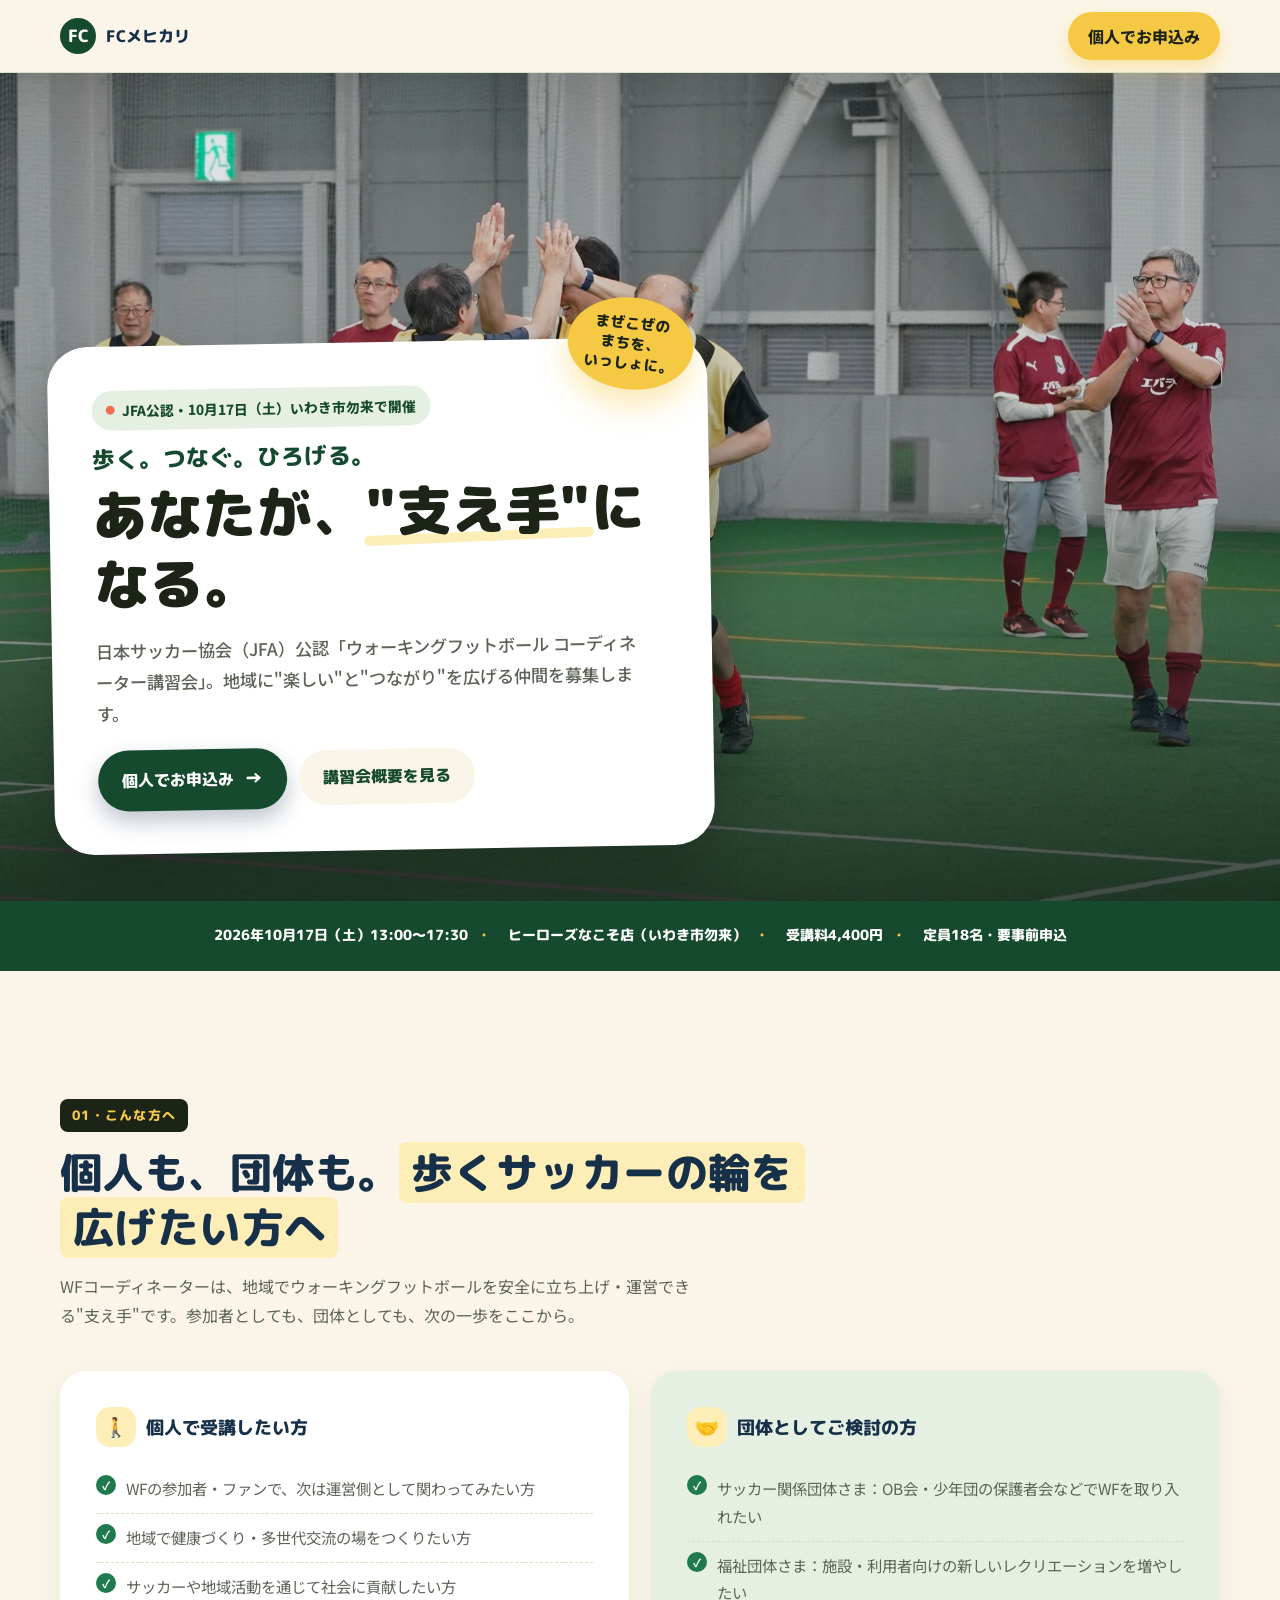
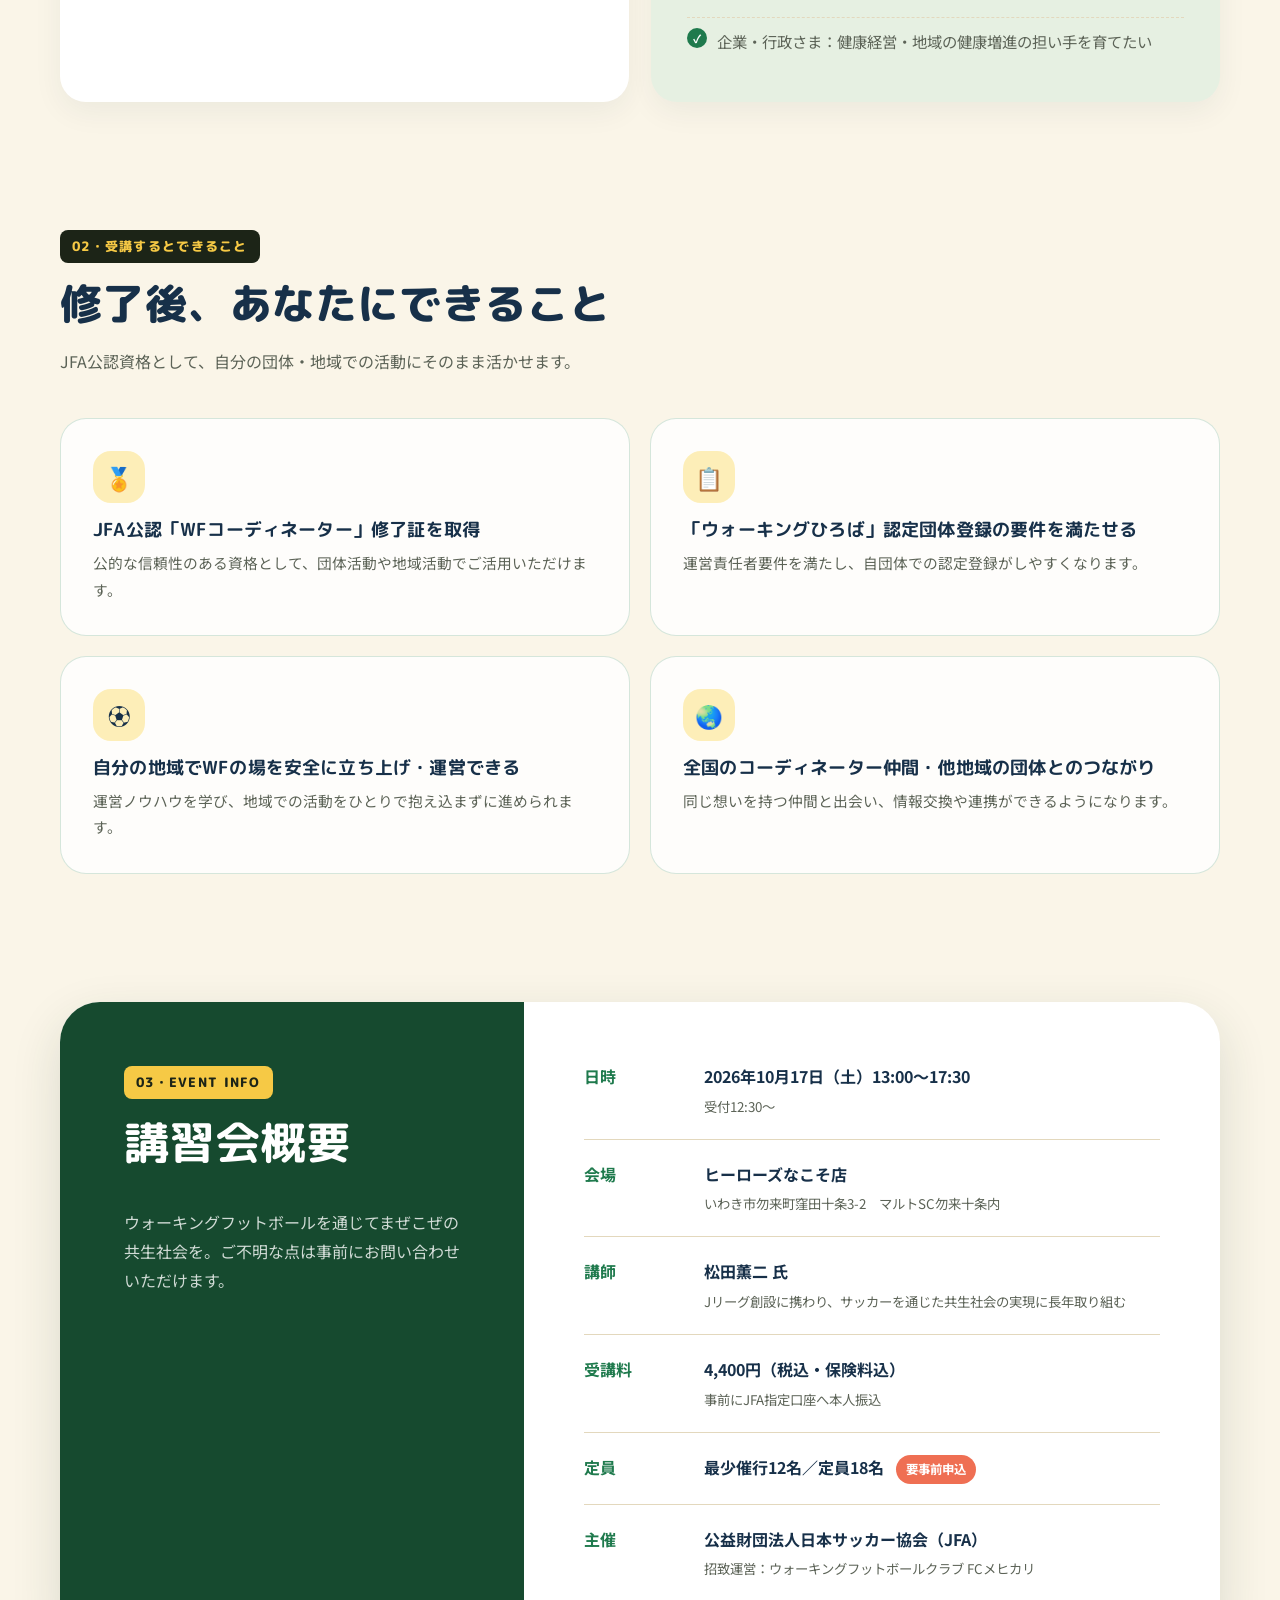
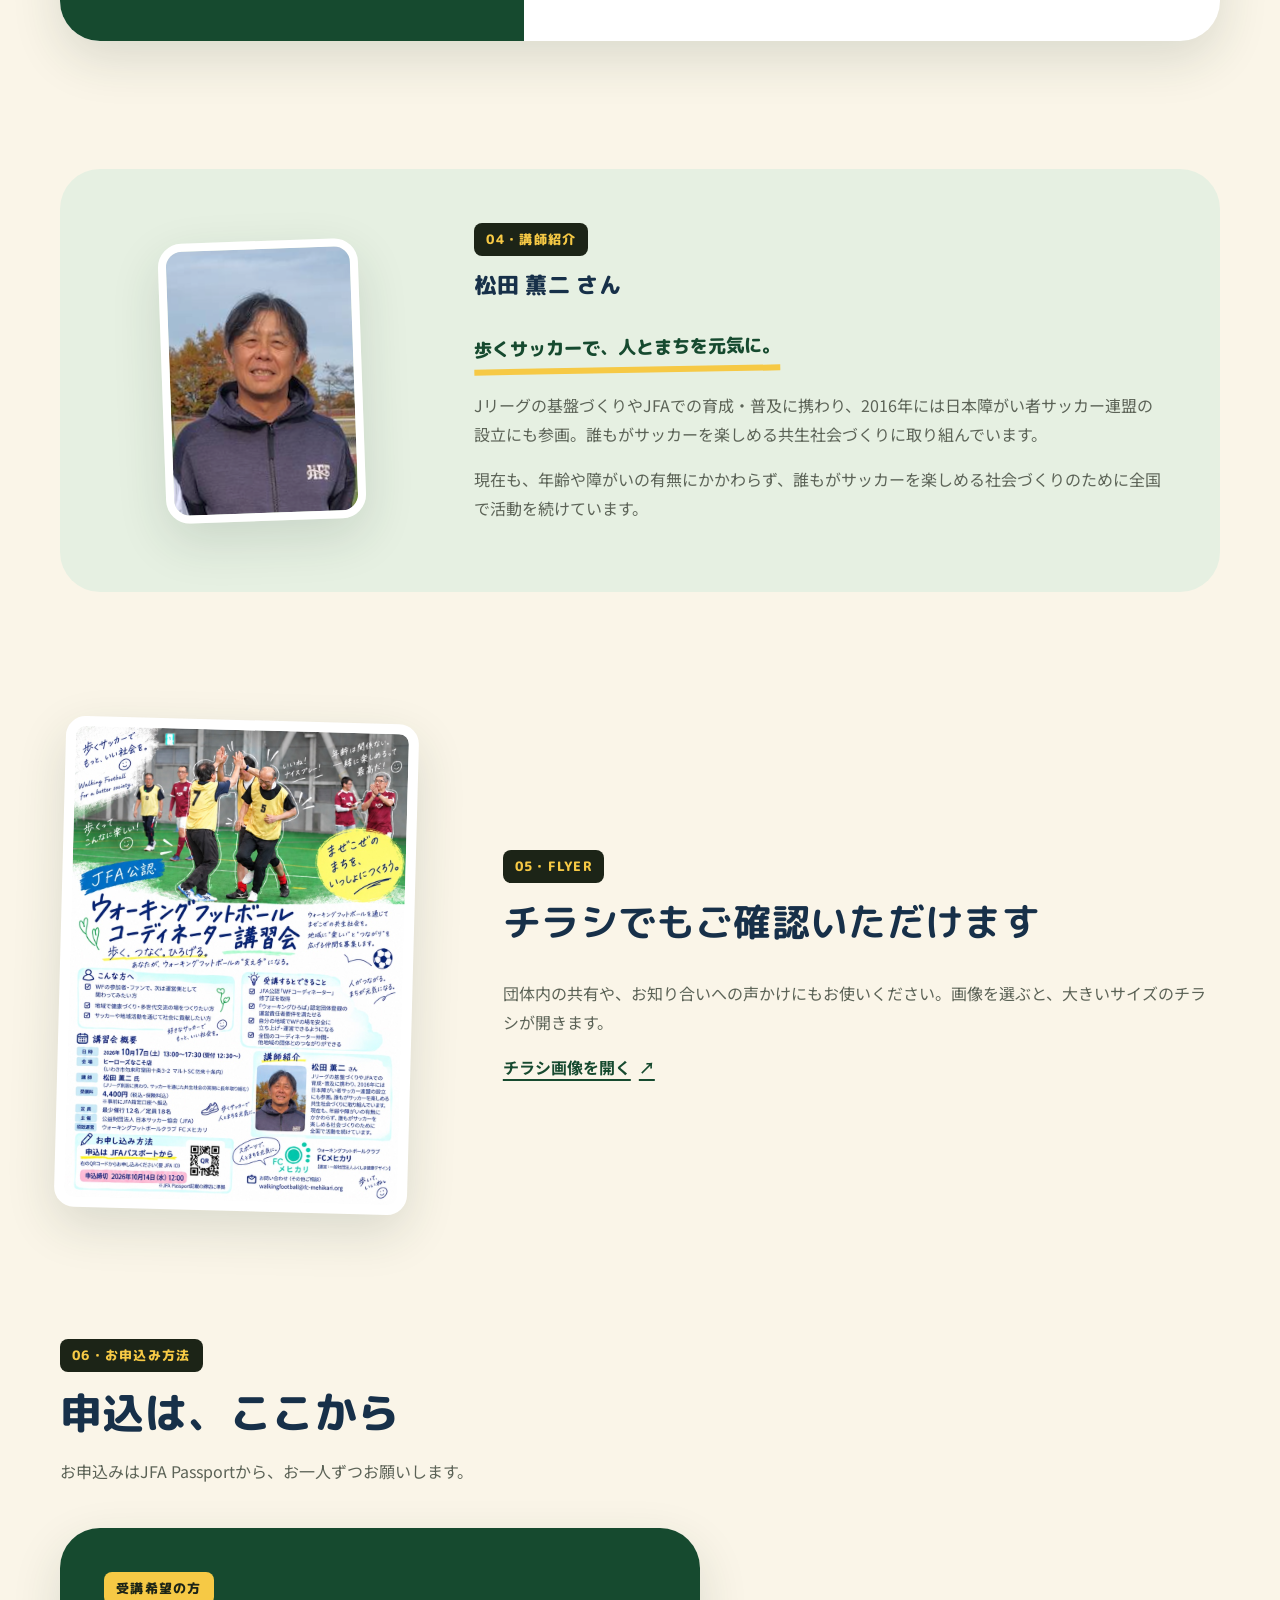
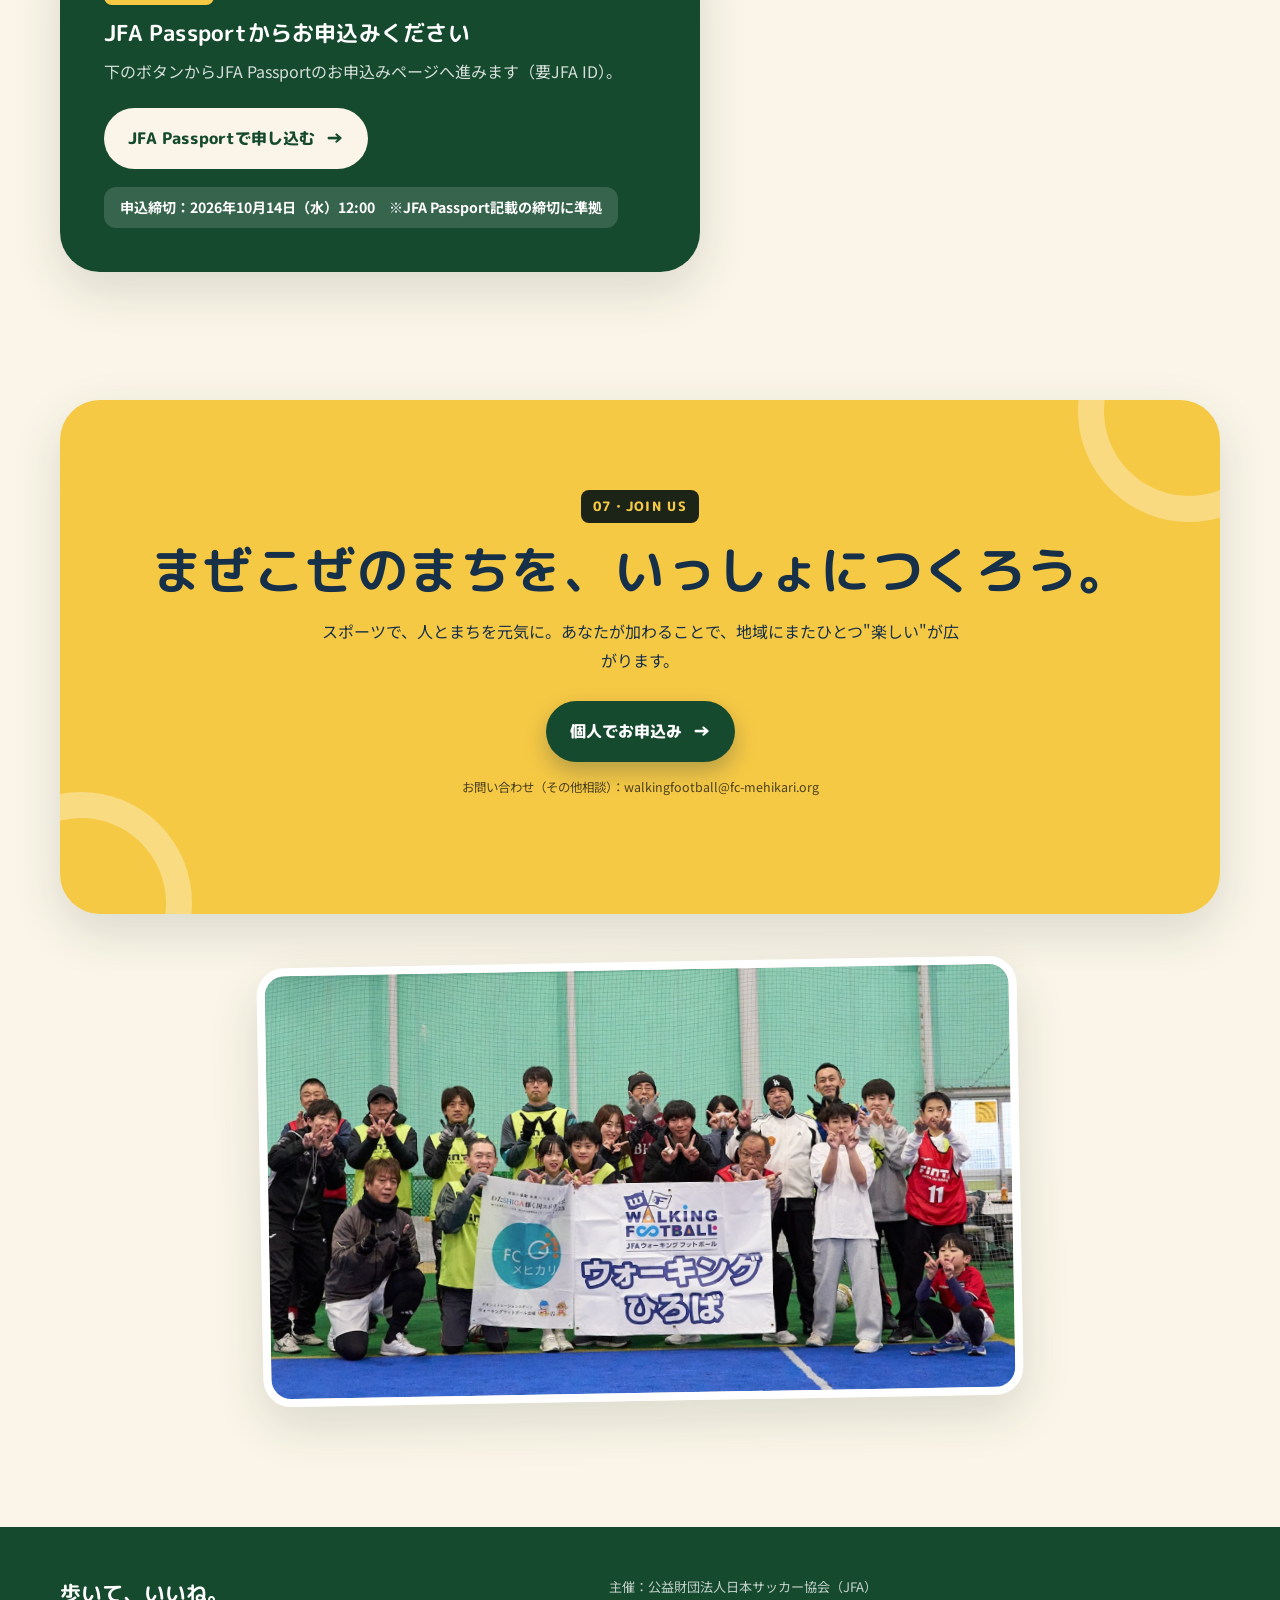
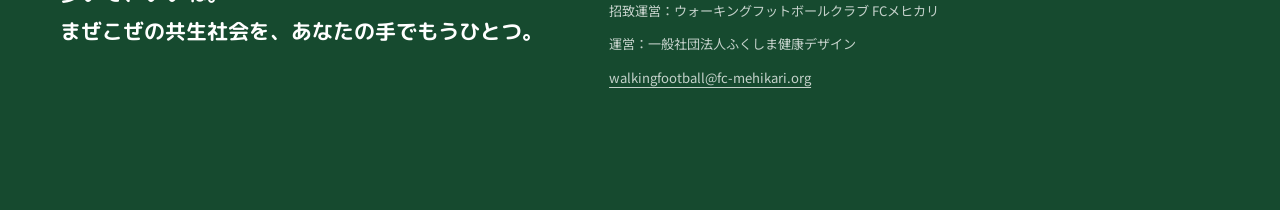
<file: events/coordinator/index.html>
<!doctype html>
<html lang="ja">
<head>
  <meta charset="utf-8">
  <!-- Google tag (gtag.js) -->
  <script async src="https://www.googletagmanager.com/gtag/js?id=G-ZJ914C4B0Y"></script>
  <script>
    window.dataLayer = window.dataLayer || [];
    function gtag(){dataLayer.push(arguments);}
    gtag('js', new Date());
    gtag('config', 'G-ZJ914C4B0Y');
  </script>
  <link rel="canonical" href="https://walking-football.fc-mehikari.org/events/coordinator/">
  <script src="../../analytics.js" defer></script>
  <meta name="viewport" content="width=device-width, initial-scale=1">
  <meta name="theme-color" content="#1f7a4d">
  <title>JFA公認 ウォーキングフットボール コーディネーター講習会</title>
  <meta name="description" content="2026年10月17日（土）いわき市勿来で開催。日本サッカー協会（JFA）公認「ウォーキングフットボール コーディネーター講習会」。あなたが、まぜこぜ共生社会の"支え手"になる。お申込みはJFA Passportから。">
  <meta property="og:title" content="JFA公認 ウォーキングフットボール コーディネーター講習会">
  <meta property="og:description" content="歩く。つなぐ。ひろげる。あなたが、ウォーキングフットボールの"支え手"になる。2026年10月17日（土）いわき市勿来で開催。">
  <meta property="og:url" content="https://walking-football.fc-mehikari.org/events/coordinator/">
  <meta property="og:image" content="https://walking-football.fc-mehikari.org/events/coordinator/assets/og-image.jpg">
  <meta property="og:type" content="website">
  <meta name="twitter:card" content="summary_large_image">
  <meta name="twitter:image" content="https://walking-football.fc-mehikari.org/events/coordinator/assets/og-image.jpg">
  <link rel="icon" href="/img/logo.png">
  <link rel="preconnect" href="https://fonts.googleapis.com">
  <link rel="preconnect" href="https://fonts.gstatic.com" crossorigin>
  <link href="https://fonts.googleapis.com/css2?family=M+PLUS+Rounded+1c:wght@500;700;800;900&family=Noto+Sans+JP:wght@400;500;700&display=swap" rel="stylesheet">
  <style>
    :root {
      --cream:#faf5e8;--paper:#fff;--pitch:#1f7a4d;--pitch-dark:#164a2f;--pitch-pale:#e6f0e2;
      --sun:#f6c945;--sun-soft:#fdeeb8;--navy:#173049;--ink:#1c2417;
      --coral:#ef6f53;--sky:#8fd3d8;--line:#e3d8bd;--muted:#5c6357;
      --shadow:0 18px 50px rgba(30,60,40,.14);--radius-lg:40px;--radius-md:26px;
      --font-heading:"M PLUS Rounded 1c","Noto Sans JP",sans-serif;
      --font-body:"Noto Sans JP",system-ui,sans-serif;--wrap:min(1160px,calc(100% - 40px));
    }
    *{box-sizing:border-box}html{scroll-behavior:smooth}body{margin:0;overflow-x:hidden;background:var(--cream);color:var(--navy);font-family:var(--font-body);line-height:1.8;-webkit-font-smoothing:antialiased}
    body::before{content:"";position:fixed;inset:0;z-index:-1;pointer-events:none;opacity:.4;background-image:radial-gradient(rgba(31,122,77,.14) .7px,transparent .7px);background-size:20px 20px}
    img{display:block;max-width:100%}a{color:inherit}button,a{-webkit-tap-highlight-color:transparent}:focus-visible{outline:3px solid var(--coral);outline-offset:4px}
    h1,h2,h3,p{margin-top:0}h1,h2,h3{font-family:var(--font-heading);line-height:1.3;letter-spacing:.01em}
    .skip-link{position:fixed;left:16px;top:12px;z-index:100;transform:translateY(-150%);padding:10px 16px;border-radius:999px;background:var(--navy);color:#fff}.skip-link:focus{transform:translateY(0)}

    .site-header{position:sticky;top:0;z-index:30;background:rgba(250,245,232,.92);border-bottom:1px solid rgba(31,122,77,.16);backdrop-filter:blur(14px)}
    .site-header__inner{width:var(--wrap);min-height:72px;margin:0 auto;display:flex;align-items:center;justify-content:space-between;gap:20px}
    .brand{display:inline-flex;align-items:center;gap:10px;font-family:var(--font-heading);font-weight:800;text-decoration:none}.brand__mark{display:grid;place-items:center;width:36px;height:36px;border-radius:50%;background:var(--pitch-dark);color:#fff;font-size:17px}
    .header-link{padding:10px 20px;border:0;border-radius:999px;background:var(--sun);color:var(--ink);font-weight:800;text-decoration:none;box-shadow:0 8px 18px rgba(246,201,69,.4);transition:transform .2s,box-shadow .2s}.header-link:hover{transform:translateY(-2px);box-shadow:0 12px 22px rgba(246,201,69,.48)}

    /* ===== Hero: photo + hand-drawn doodle accents, Zudo-style dense warmth ===== */
    .hero{position:relative;width:100%;min-height:calc(100svh - 72px);overflow:hidden;background:var(--ink)}
    .hero__media{position:absolute;inset:0}
    .hero__media img{position:absolute;inset:0;width:100%;height:100%;object-fit:cover;object-position:center 30%}
    .hero__scrim{position:absolute;inset:0;background:linear-gradient(180deg,rgba(15,30,20,.1) 0%,rgba(15,30,20,.2) 45%,rgba(12,26,18,.78) 100%)}
    .hero__inner{position:relative;z-index:1;display:flex;min-height:calc(100svh - 72px);align-items:flex-end;padding:clamp(20px,4vw,56px)}
    .hero__block{position:relative;max-width:min(660px,88vw);padding:clamp(26px,3.4vw,46px);border-radius:var(--radius-lg);background:var(--paper);box-shadow:0 30px 70px rgba(10,18,12,.35);transform:rotate(-1deg)}
    .eyebrow{display:inline-flex;align-items:center;gap:8px;margin-bottom:14px;padding:8px 14px;border-radius:999px;background:var(--pitch-pale);color:var(--pitch-dark);font-size:.86rem;font-weight:800}.eyebrow::before{content:"";width:9px;height:9px;border-radius:50%;background:var(--coral)}
    .hero__block h1{margin-bottom:16px;color:var(--ink);font-size:clamp(2rem,4.4vw,3.4rem);font-weight:900;line-height:1.28}
    .hero__block h1 .small{display:block;margin-bottom:6px;font-size:.42em;font-weight:800;color:var(--pitch-dark)}
    .hero__block h1 .accent{position:relative;display:inline-block;white-space:nowrap}.hero__block h1 .accent::after{content:"";position:absolute;left:-.05em;right:-.05em;bottom:.04em;height:.18em;z-index:0;border-radius:999px;background:var(--sun-soft);transform:rotate(-1.4deg)}.hero__block h1 .accent>span{position:relative;z-index:1}
    .hero__lead{max-width:34rem;margin-bottom:22px;color:var(--muted);font-size:clamp(.98rem,1.4vw,1.08rem);font-weight:500}
    .button-row{display:flex;align-items:center;flex-wrap:wrap;gap:12px}
    .button{display:inline-flex;min-height:54px;align-items:center;justify-content:center;gap:10px;padding:13px 24px;border:0;border-radius:999px;background:var(--pitch-dark);color:#fff;box-shadow:0 10px 22px rgba(23,48,73,.28);font-family:var(--font-heading);font-weight:800;text-decoration:none;transition:transform .2s,box-shadow .2s,background .2s}.button:hover{transform:translateY(-3px);box-shadow:0 14px 26px rgba(23,48,73,.34);background:#0f3a26}.button--light{background:var(--cream);color:var(--pitch-dark);box-shadow:none}.button--light:hover{background:var(--pitch-pale)}.button__arrow{font-size:1.2em;transition:transform .2s}.button:hover .button__arrow{transform:translateX(3px)}
    .badge-sticker{position:absolute;right:clamp(-8px,1vw,18px);top:clamp(-40px,-4vw,-28px);z-index:2;max-width:190px;padding:16px 18px;border-radius:50%;background:var(--sun);color:var(--ink);font-family:var(--font-heading);font-weight:800;font-size:.92rem;line-height:1.35;text-align:center;box-shadow:0 16px 30px rgba(246,201,69,.4);transform:rotate(7deg)}

    .fact-bar{width:100%;background:var(--pitch-dark);color:#fff}
    .fact-bar__inner{width:var(--wrap);margin:0 auto;display:flex;flex-wrap:wrap;align-items:center;justify-content:center;gap:0;padding:16px 0;list-style:none}
    .fact-bar__inner li{position:relative;padding:6px 20px;font-family:var(--font-heading);font-weight:800;font-size:.9rem;white-space:nowrap}
    .fact-bar__inner li:not(:last-child)::after{content:"・";position:absolute;right:-3px;top:50%;transform:translateY(-50%);color:var(--sun)}

    main{padding-bottom:110px}
    .section{padding:clamp(80px,10vw,140px) 0 0}.section__inner{width:var(--wrap);margin:0 auto}.section-heading{max-width:760px;margin-bottom:42px}
    .section-heading__label{display:inline-block;margin-bottom:14px;padding:5px 12px;border-radius:8px;background:var(--ink);color:var(--sun);font-family:var(--font-heading);font-size:.8rem;font-weight:800;letter-spacing:.1em}
    .section-heading h2{position:relative;margin-bottom:16px;font-size:clamp(1.85rem,3.3vw,3.1rem);font-weight:800}.section-heading p{max-width:40rem;margin-bottom:0;color:var(--muted)}
    .highlight{display:inline;padding:.02em .28em;border-radius:8px;background:var(--sun-soft);box-decoration-break:clone;-webkit-box-decoration-break:clone}

    /* こんな方へ：個人 / 団体 の2軸 */
    .audience-grid{display:grid;grid-template-columns:1fr 1fr;gap:22px}
    .audience-card{padding:clamp(26px,3vw,36px);border-radius:var(--radius-md);background:var(--paper);box-shadow:0 10px 30px rgba(23,48,73,.06)}
    .audience-card--group{background:var(--pitch-pale)}
    .audience-card__title{display:flex;align-items:center;gap:10px;margin-bottom:18px;font-family:var(--font-heading);font-weight:800;font-size:1.15rem}
    .audience-card__title span.icon{display:grid;place-items:center;width:40px;height:40px;border-radius:14px;background:var(--sun-soft);font-size:1.2rem}
    .audience-card ul{margin:0;padding:0;list-style:none}
    .audience-card li{position:relative;padding:10px 0 10px 30px;border-top:1px dashed var(--line);color:var(--muted);font-size:.96rem}.audience-card li:first-child{border-top:0}
    .audience-card li::before{content:"✓";position:absolute;left:0;top:10px;display:grid;place-items:center;width:20px;height:20px;border-radius:50%;background:var(--pitch);color:#fff;font-size:.7rem;font-weight:800}

    .value-grid{display:grid;grid-template-columns:repeat(2,1fr);gap:20px}.value-card{padding:clamp(24px,3vw,32px);border:1px solid rgba(31,122,77,.18);border-radius:var(--radius-md);background:rgba(255,255,255,.8)}.value-card__icon{display:grid;width:52px;height:52px;margin-bottom:16px;place-items:center;border-radius:18px;background:var(--sun-soft);font-size:1.4rem}.value-card h3{margin-bottom:8px;font-size:1.1rem}.value-card p{margin:0;color:var(--muted);font-size:.92rem}

    .event-panel{display:grid;grid-template-columns:.8fr 1.2fr;overflow:hidden;border-radius:var(--radius-lg);background:var(--paper);box-shadow:var(--shadow)}.event-panel__title{padding:clamp(32px,5vw,64px);background:var(--pitch-dark);color:#fff}.event-panel__title .section-heading__label{background:var(--sun);color:var(--ink)}.event-panel__title h2{font-size:clamp(2rem,3.5vw,3.4rem)}.event-panel__title p{margin:0;color:rgba(255,255,255,.8)}.event-details{margin:0;padding:clamp(26px,5vw,60px)}.event-details__row{display:grid;grid-template-columns:6.4rem 1fr;gap:18px;padding:20px 0;border-bottom:1px solid var(--line)}.event-details__row:first-child{padding-top:0}.event-details__row:last-child{padding-bottom:0;border-bottom:0}.event-details dt{color:var(--pitch);font-weight:700}.event-details dd{margin:0;font-weight:700}.event-details small{display:block;margin-top:4px;color:var(--muted);font-weight:400}.cap-badge{display:inline-block;margin-left:8px;padding:3px 10px;border-radius:999px;background:var(--coral);color:#fff;font-size:.78rem}

    .instructor{display:grid;grid-template-columns:.6fr 1.4fr;align-items:center;gap:clamp(30px,6vw,64px);padding:clamp(30px,5vw,54px);border-radius:var(--radius-lg);background:var(--pitch-pale)}
    .instructor__photo-wrap{position:relative;justify-self:center}
    .instructor__photo{width:200px;height:280px;object-fit:cover;border:8px solid #fff;border-radius:24px;box-shadow:var(--shadow);transform:rotate(-2deg)}
    .instructor__copy h2{font-size:clamp(1.7rem,2.6vw,2.5rem)}.instructor__copy p{color:var(--muted)}
    .handwritten{display:inline-block;margin:4px 0 18px;padding-bottom:3px;border-bottom:6px solid var(--sun);color:var(--pitch-dark);font-family:var(--font-heading);font-size:1.15rem;font-weight:800;transform:rotate(-1deg)}
    .instructor__name{display:block;margin-bottom:2px;font-family:var(--font-heading);font-weight:800;font-size:1.4rem}

    .flyer-layout{display:grid;grid-template-columns:minmax(260px,.66fr) 1.34fr;align-items:center;gap:clamp(36px,7vw,90px)}.flyer-preview{overflow:hidden;border:10px solid #fff;border-radius:20px;background:#fff;box-shadow:var(--shadow);transform:rotate(1.5deg)}.flyer-preview img{width:100%;height:auto}.flyer-copy h2{font-size:clamp(1.8rem,3vw,3rem)}.flyer-copy p{color:var(--muted)}.text-link{display:inline-flex;align-items:center;gap:8px;color:var(--pitch-dark);font-weight:700;text-underline-offset:5px;text-decoration-thickness:2px}

    .apply-grid{display:grid;grid-template-columns:1fr;gap:22px}
    .apply-grid--single{max-width:640px}
    .apply-card{position:relative;padding:clamp(28px,4vw,44px);border-radius:var(--radius-lg);background:var(--paper);box-shadow:var(--shadow)}
    .apply-card--primary{background:var(--pitch-dark);color:#fff}
    .apply-card--primary .section-heading__label{background:var(--sun);color:var(--ink)}
    .apply-card--primary p{color:rgba(255,255,255,.82)}
    .apply-card h3{margin-bottom:10px;font-size:1.35rem}
    .apply-row{display:flex;align-items:center;gap:20px;margin-top:22px}
    .apply-deadline{display:inline-block;margin-top:18px;padding:8px 16px;border-radius:12px;background:rgba(255,255,255,.14);font-weight:700;font-size:.88rem}

    .final-cta{position:relative;overflow:hidden;padding:clamp(46px,8vw,90px) clamp(24px,6vw,74px);border-radius:var(--radius-lg);background:var(--sun);text-align:center;box-shadow:var(--shadow)}.final-cta::before,.final-cta::after{content:"";position:absolute;width:170px;height:170px;border:26px solid rgba(255,255,255,.32);border-radius:50%}.final-cta::before{left:-90px;bottom:-100px}.final-cta::after{right:-80px;top:-100px}.final-cta h2{position:relative;margin-bottom:14px;font-size:clamp(2rem,4vw,3.8rem)}.final-cta p{position:relative;max-width:640px;margin:0 auto 26px}.final-cta .button{position:relative}.contact-note{margin-top:14px!important;font-size:.78rem;color:#4a4020}
    .closing-photo{display:flex;justify-content:center;margin-top:48px}.closing-photo img{width:min(100%,760px);height:auto;border:8px solid #fff;border-radius:28px;box-shadow:var(--shadow);transform:rotate(-1deg)}

    footer{padding:48px 0 110px;background:var(--pitch-dark);color:#fff}.footer__inner{width:var(--wrap);display:grid;grid-template-columns:1fr 1.2fr;gap:40px;margin:0 auto}.footer__message{font-family:var(--font-heading);font-size:1.3rem;font-weight:700}.footer__details{color:rgba(255,255,255,.75);font-size:.82rem}.footer__details p{margin-bottom:10px}.footer__details a{text-underline-offset:4px}
    .mobile-cta{display:none;position:fixed;z-index:30;left:12px;right:12px;bottom:max(12px,env(safe-area-inset-bottom));min-height:58px;align-items:center;justify-content:center;border-radius:999px;background:var(--pitch-dark);color:#fff;box-shadow:0 12px 30px rgba(23,48,73,.3);font-family:var(--font-heading);font-weight:800;text-decoration:none}

    @media(max-width:920px){
      .hero{min-height:auto}.hero__inner{min-height:auto;align-items:stretch;padding:0;flex-direction:column}
      .hero__media{position:relative;inset:auto;aspect-ratio:4/3}
      .hero__media img{position:absolute}
      .hero__block{max-width:none;margin:-32px 16px 0;transform:none;border-radius:28px;position:relative;z-index:1}
      .badge-sticker{display:none}
      .fact-bar__inner{padding:14px 20px}
      .audience-grid,.value-grid,.instructor,.event-panel,.flyer-layout{grid-template-columns:1fr}
      .instructor__photo-wrap{justify-self:start}
      .flyer-preview{max-width:420px}
    }
    @media(max-width:640px){
      :root{--wrap:min(1160px,calc(100% - 28px));--radius-lg:28px}
      .site-header__inner{min-height:64px}.brand__mark{width:32px;height:32px}
      main{padding-bottom:86px}
      .header-link{display:none}
      .hero__block{padding:22px}
      .fact-bar__inner li{width:100%;text-align:center;padding:6px 0}.fact-bar__inner li:not(:last-child)::after{content:"";display:none}.fact-bar__inner li:not(:last-child){border-bottom:1px dashed rgba(255,255,255,.2)}
      .button-row{align-items:stretch;flex-direction:column}.button{width:100%}
      .section{padding-top:82px}.section-heading{margin-bottom:28px}.event-panel__title,.event-details{padding:28px 22px}.event-details__row{grid-template-columns:1fr;gap:4px}.flyer-preview{width:min(88%,420px);margin:0 auto}
      .apply-row{flex-direction:column;align-items:flex-start}
      .footer__inner{grid-template-columns:1fr;gap:18px}.mobile-cta{display:flex}
    }
    @media(prefers-reduced-motion:reduce){html{scroll-behavior:auto}*,*::before,*::after{transition-duration:.01ms!important}}
  </style>
</head>
<body>
  <a class="skip-link" href="#main">本文へ移動</a>
  <header class="site-header">
    <div class="site-header__inner">
      <a class="brand" href="/" aria-label="FCメヒカリ ホーム"><span class="brand__mark" aria-hidden="true">FC</span><span>FCメヒカリ</span></a>
      <a class="header-link" href="https://passport.jfa.jp/mypage/event_invitation_ticket/3787?access_code=d1ccd3285d62bb5a2b9cd540b5b5b92b" target="_blank" rel="noopener">個人でお申込み</a>
    </div>
  </header>
  <main id="main">
    <section class="hero" aria-labelledby="hero-title">
      <div class="hero__media">
        <img src="assets/main.jpg" alt="ウォーキングフットボールのコートでハイタッチをして喜ぶ参加者たち" width="2000" height="1333" loading="eager">
        <div class="hero__scrim" aria-hidden="true"></div>
      </div>
      <div class="hero__inner">
        <div class="hero__block">
          <span class="badge-sticker" aria-hidden="true">まぜこぜの<br>まちを、<br>いっしょに。</span>
          <p class="eyebrow">JFA公認・10月17日（土）いわき市勿来で開催</p>
          <h1 id="hero-title"><span class="small">歩く。つなぐ。ひろげる。</span>あなたが、<span class="accent"><span>"支え手"</span></span>になる。</h1>
          <p class="hero__lead">日本サッカー協会（JFA）公認「ウォーキングフットボール コーディネーター講習会」。地域に"楽しい"と"つながり"を広げる仲間を募集します。</p>
          <div class="button-row">
            <a class="button" href="https://passport.jfa.jp/mypage/event_invitation_ticket/3787?access_code=d1ccd3285d62bb5a2b9cd540b5b5b92b" target="_blank" rel="noopener">個人でお申込み <span class="button__arrow" aria-hidden="true">→</span></a>
            <a class="button button--light" href="#details">講習会概要を見る</a>
          </div>
        </div>
      </div>
    </section>
    <nav class="fact-bar" aria-label="講習会概要（要点）">
      <ul class="fact-bar__inner">
        <li>2026年10月17日（土）13:00〜17:30</li><li>ヒーローズなこそ店（いわき市勿来）</li><li>受講料4,400円</li><li>定員18名・要事前申込</li>
      </ul>
    </nav>

    <section class="section" aria-labelledby="audience-title"><div class="section__inner">
      <div class="section-heading"><span class="section-heading__label">01・こんな方へ</span><h2 id="audience-title">個人も、団体も。<span class="highlight">歩くサッカーの輪を広げたい方へ</span></h2><p>WFコーディネーターは、地域でウォーキングフットボールを安全に立ち上げ・運営できる"支え手"です。参加者としても、団体としても、次の一歩をここから。</p></div>
      <div class="audience-grid">
        <article class="audience-card">
          <div class="audience-card__title"><span class="icon" aria-hidden="true">🚶</span>個人で受講したい方</div>
          <ul>
            <li>WFの参加者・ファンで、次は運営側として関わってみたい方</li>
            <li>地域で健康づくり・多世代交流の場をつくりたい方</li>
            <li>サッカーや地域活動を通じて社会に貢献したい方</li>
          </ul>
        </article>
        <article class="audience-card audience-card--group">
          <div class="audience-card__title"><span class="icon" aria-hidden="true">🤝</span>団体としてご検討の方</div>
          <ul>
            <li>サッカー関係団体さま：OB会・少年団の保護者会などでWFを取り入れたい</li>
            <li>福祉団体さま：施設・利用者向けの新しいレクリエーションを増やしたい</li>
            <li>企業・行政さま：健康経営・地域の健康増進の担い手を育てたい</li>
          </ul>
        </article>
      </div>
    </div></section>

    <section class="section" aria-labelledby="value-title"><div class="section__inner">
      <div class="section-heading"><span class="section-heading__label">02・受講するとできること</span><h2 id="value-title">修了後、あなたにできること</h2><p>JFA公認資格として、自分の団体・地域での活動にそのまま活かせます。</p></div>
      <div class="value-grid">
        <article class="value-card"><div class="value-card__icon" aria-hidden="true">🏅</div><h3>JFA公認「WFコーディネーター」修了証を取得</h3><p>公的な信頼性のある資格として、団体活動や地域活動でご活用いただけます。</p></article>
        <article class="value-card"><div class="value-card__icon" aria-hidden="true">📋</div><h3>「ウォーキングひろば」認定団体登録の要件を満たせる</h3><p>運営責任者要件を満たし、自団体での認定登録がしやすくなります。</p></article>
        <article class="value-card"><div class="value-card__icon" aria-hidden="true">⚽</div><h3>自分の地域でWFの場を安全に立ち上げ・運営できる</h3><p>運営ノウハウを学び、地域での活動をひとりで抱え込まずに進められます。</p></article>
        <article class="value-card"><div class="value-card__icon" aria-hidden="true">🌏</div><h3>全国のコーディネーター仲間・他地域の団体とのつながり</h3><p>同じ想いを持つ仲間と出会い、情報交換や連携ができるようになります。</p></article>
      </div>
    </div></section>

    <section class="section" id="details" aria-labelledby="details-title"><div class="section__inner event-panel">
      <div class="event-panel__title"><span class="section-heading__label">03・EVENT INFO</span><h2 id="details-title">講習会概要</h2><p>ウォーキングフットボールを通じてまぜこぜの共生社会を。ご不明な点は事前にお問い合わせいただけます。</p></div>
      <dl class="event-details">
        <div class="event-details__row"><dt>日時</dt><dd>2026年10月17日（土）13:00〜17:30<br><small>受付12:30〜</small></dd></div>
        <div class="event-details__row"><dt>会場</dt><dd>ヒーローズなこそ店<small>いわき市勿来町窪田十条3-2　マルトSC勿来十条内</small></dd></div>
        <div class="event-details__row"><dt>講師</dt><dd>松田薫二 氏<small>Jリーグ創設に携わり、サッカーを通じた共生社会の実現に長年取り組む</small></dd></div>
        <div class="event-details__row"><dt>受講料</dt><dd>4,400円（税込・保険料込）<small>事前にJFA指定口座へ本人振込</small></dd></div>
        <div class="event-details__row"><dt>定員</dt><dd>最少催行12名／定員18名 <span class="cap-badge">要事前申込</span></dd></div>
        <div class="event-details__row"><dt>主催</dt><dd>公益財団法人日本サッカー協会（JFA）<small>招致運営：ウォーキングフットボールクラブ FCメヒカリ</small></dd></div>
      </dl>
    </div></section>

    <section class="section" aria-labelledby="instructor-title"><div class="section__inner instructor">
      <div class="instructor__photo-wrap"><img class="instructor__photo" src="assets/matsuda.png" alt="講師の松田薫二さん" width="174" height="250" loading="lazy"></div>
      <div class="instructor__copy"><span class="section-heading__label">04・講師紹介</span><h2 id="instructor-title"><span class="instructor__name">松田 薫二 さん</span></h2><span class="handwritten">歩くサッカーで、人とまちを元気に。</span><p>Jリーグの基盤づくりやJFAでの育成・普及に携わり、2016年には日本障がい者サッカー連盟の設立にも参画。誰もがサッカーを楽しめる共生社会づくりに取り組んでいます。</p><p>現在も、年齢や障がいの有無にかかわらず、誰もがサッカーを楽しめる社会づくりのために全国で活動を続けています。</p></div>
    </div></section>

    <section class="section" aria-labelledby="flyer-title"><div class="section__inner flyer-layout">
      <a class="flyer-preview" href="assets/flyer.jpg" target="_blank" rel="noopener" aria-label="講習会チラシ画像を開く"><img src="assets/flyer.jpg" alt="WFコーディネーター講習会のイベントチラシ" width="849" height="1200" loading="lazy"></a>
      <div class="flyer-copy"><span class="section-heading__label">05・FLYER</span><h2 id="flyer-title">チラシでもご確認いただけます</h2><p>団体内の共有や、お知り合いへの声かけにもお使いください。画像を選ぶと、大きいサイズのチラシが開きます。</p><a class="text-link" href="assets/flyer.jpg" target="_blank" rel="noopener">チラシ画像を開く <span aria-hidden="true">↗</span></a></div>
    </div></section>

    <section class="section" id="apply" aria-labelledby="apply-title"><div class="section__inner">
      <div class="section-heading"><span class="section-heading__label">06・お申込み方法</span><h2 id="apply-title">申込は、ここから</h2><p>お申込みはJFA Passportから、お一人ずつお願いします。</p></div>
      <div class="apply-grid apply-grid--single">
        <article class="apply-card apply-card--primary">
          <span class="section-heading__label">受講希望の方</span>
          <h3>JFA Passportからお申込みください</h3>
          <p>下のボタンからJFA Passportのお申込みページへ進みます（要JFA ID）。</p>
          <div class="apply-row">
            <a class="button button--light" href="https://passport.jfa.jp/mypage/event_invitation_ticket/3787?access_code=d1ccd3285d62bb5a2b9cd540b5b5b92b" target="_blank" rel="noopener">JFA Passportで申し込む <span class="button__arrow" aria-hidden="true">→</span></a>
          </div>
          <span class="apply-deadline">申込締切：2026年10月14日（水）12:00　※JFA Passport記載の締切に準拠</span>
        </article>
      </div>
    </div></section>

    <section class="section" id="contact" aria-labelledby="contact-title"><div class="section__inner final-cta">
      <span class="section-heading__label">07・JOIN US</span><h2 id="contact-title">まぜこぜのまちを、いっしょにつくろう。</h2><p>スポーツで、人とまちを元気に。あなたが加わることで、地域にまたひとつ"楽しい"が広がります。</p>
      <a class="button" href="https://passport.jfa.jp/mypage/event_invitation_ticket/3787?access_code=d1ccd3285d62bb5a2b9cd540b5b5b92b" target="_blank" rel="noopener">個人でお申込み <span class="button__arrow" aria-hidden="true">→</span></a>
      <p class="contact-note">お問い合わせ（その他相談）：walkingfootball@fc-mehikari.org</p>
    </div>
    <figure class="closing-photo"><img src="assets/group.jpg" alt="子どもから高齢者まで幅広い世代が参加したウォーキングフットボールの集合写真" width="1600" height="910" loading="lazy"></figure>
    </section>
  </main>
  <footer><div class="footer__inner">
    <p class="footer__message">歩いて、いいね。<br>まぜこぜの共生社会を、あなたの手でもうひとつ。</p>
    <div class="footer__details"><p>主催：公益財団法人日本サッカー協会（JFA）<br>招致運営：ウォーキングフットボールクラブ FCメヒカリ</p><p>運営：一般社団法人ふくしま健康デザイン</p><p><a href="mailto:walkingfootball@fc-mehikari.org">walkingfootball@fc-mehikari.org</a></p></div>
  </div></footer>
  <a class="mobile-cta" href="https://passport.jfa.jp/mypage/event_invitation_ticket/3787?access_code=d1ccd3285d62bb5a2b9cd540b5b5b92b" target="_blank" rel="noopener">個人でお申込み</a>
</body>
</html>
</file>
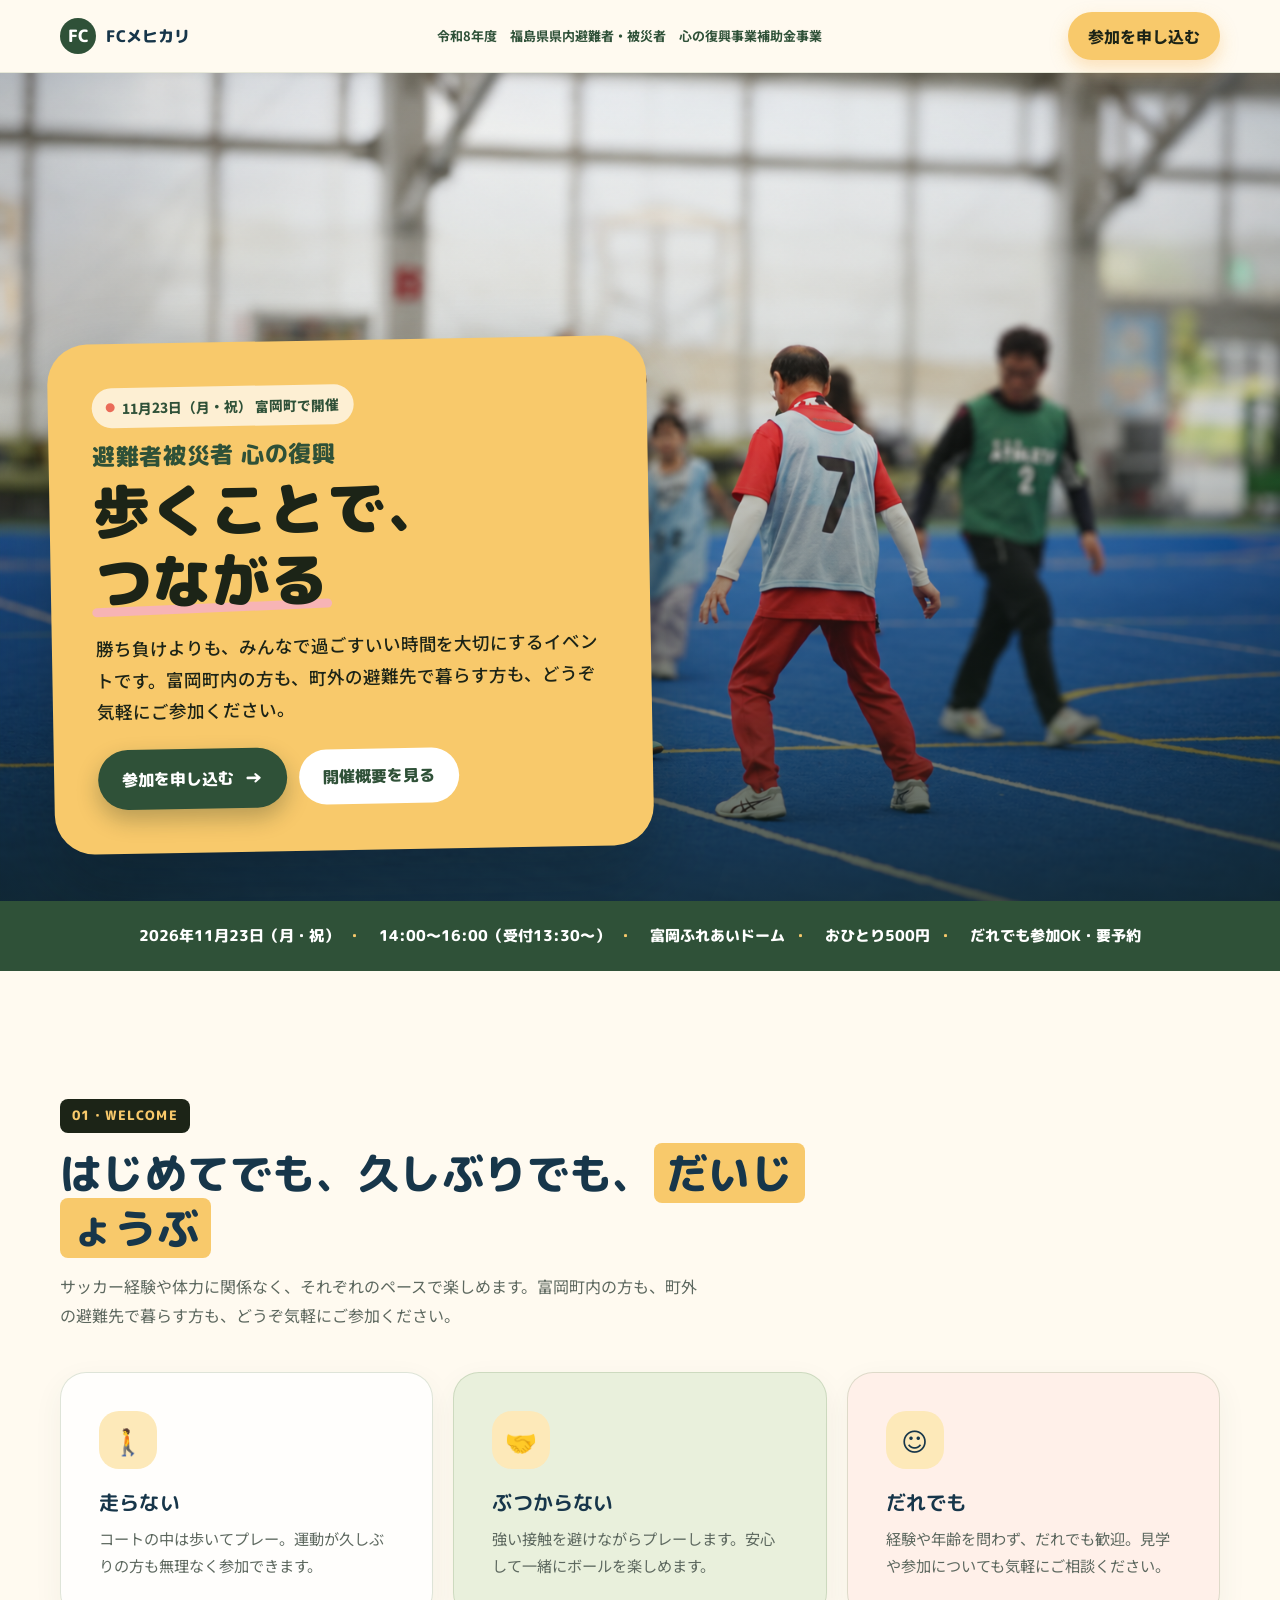
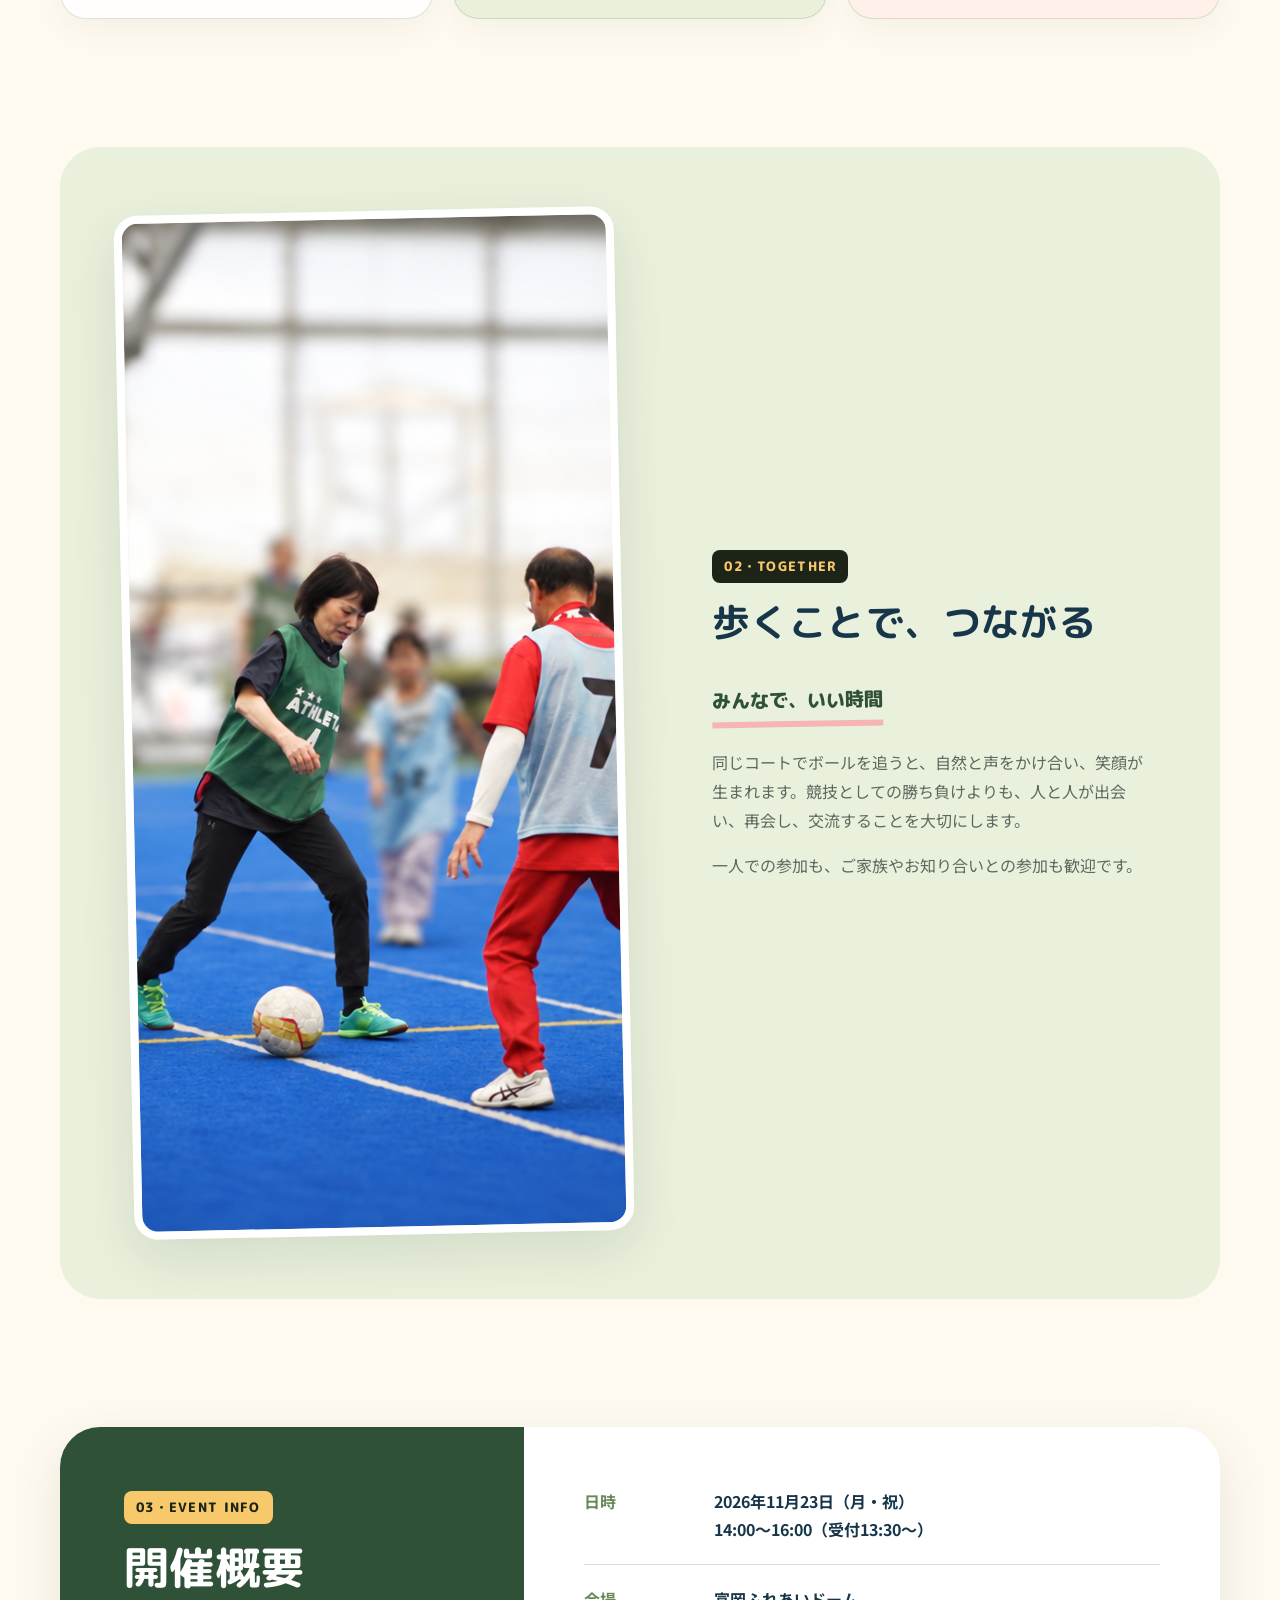
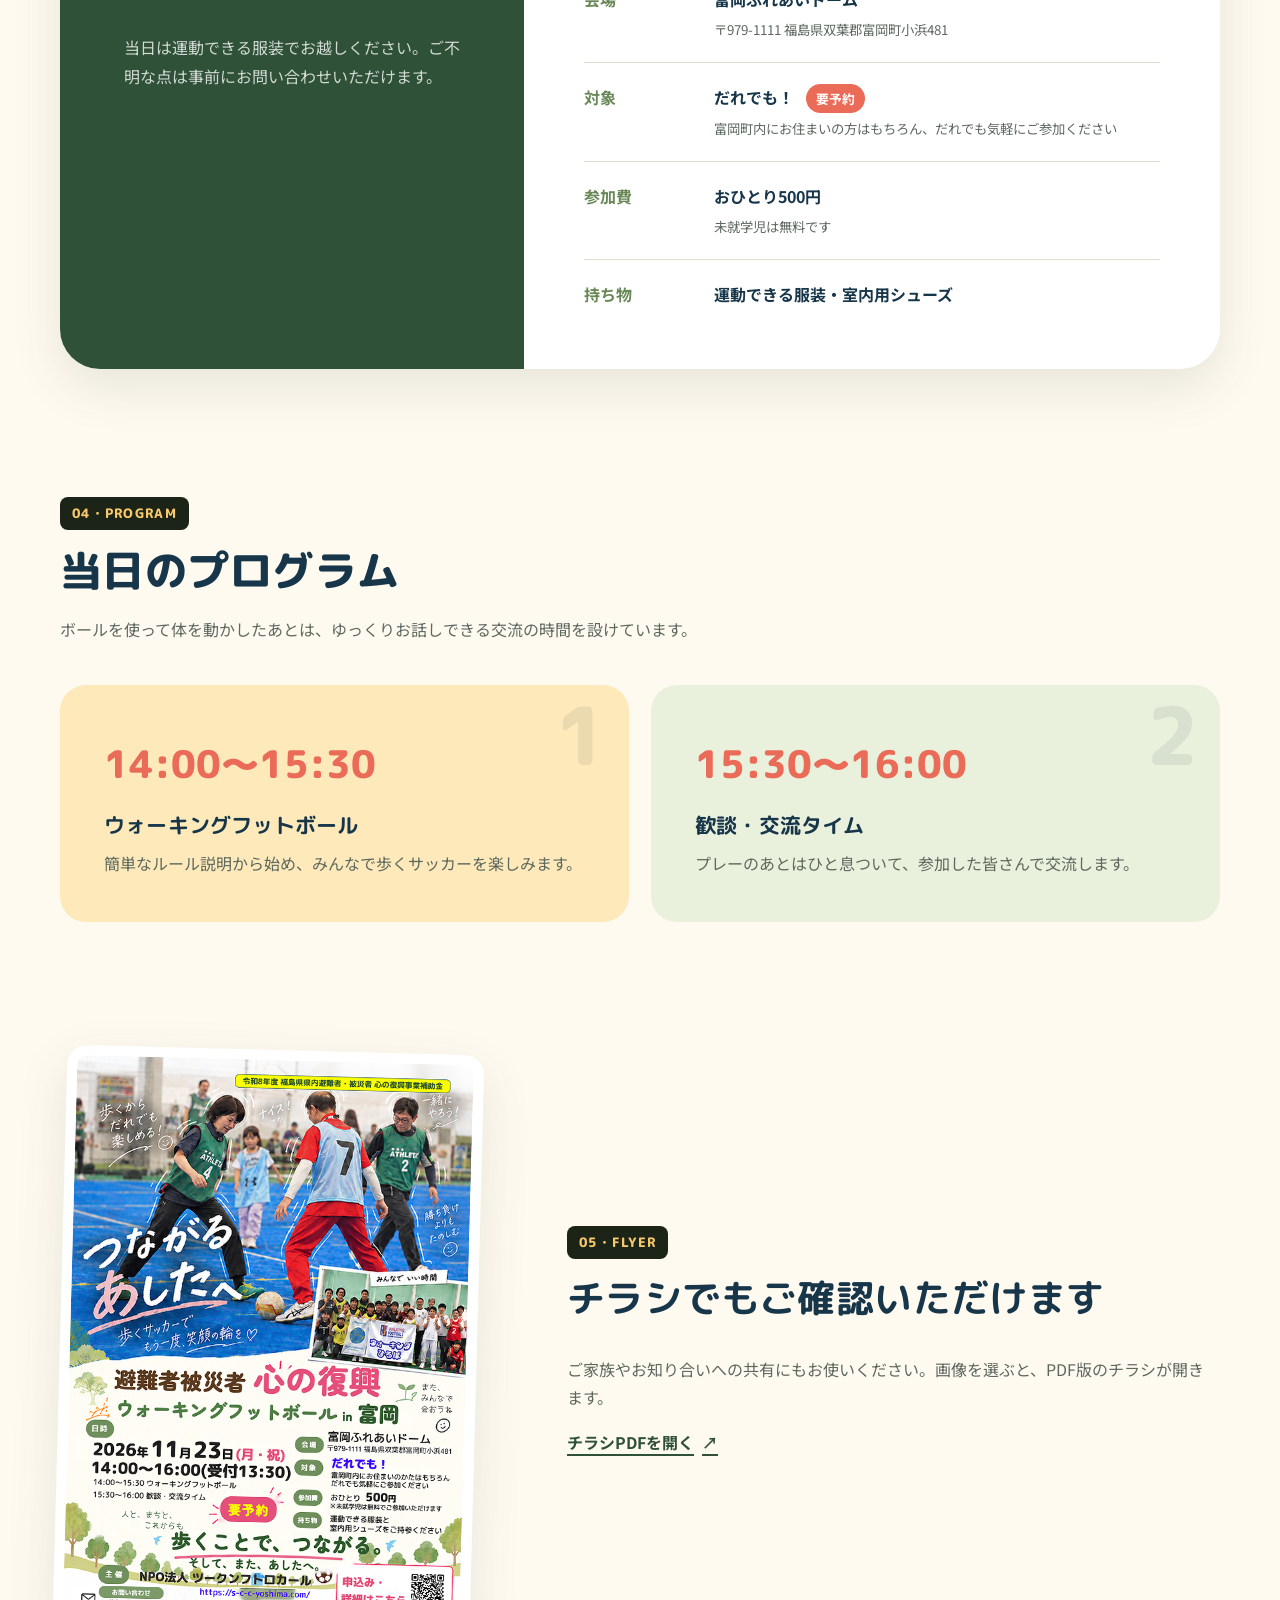
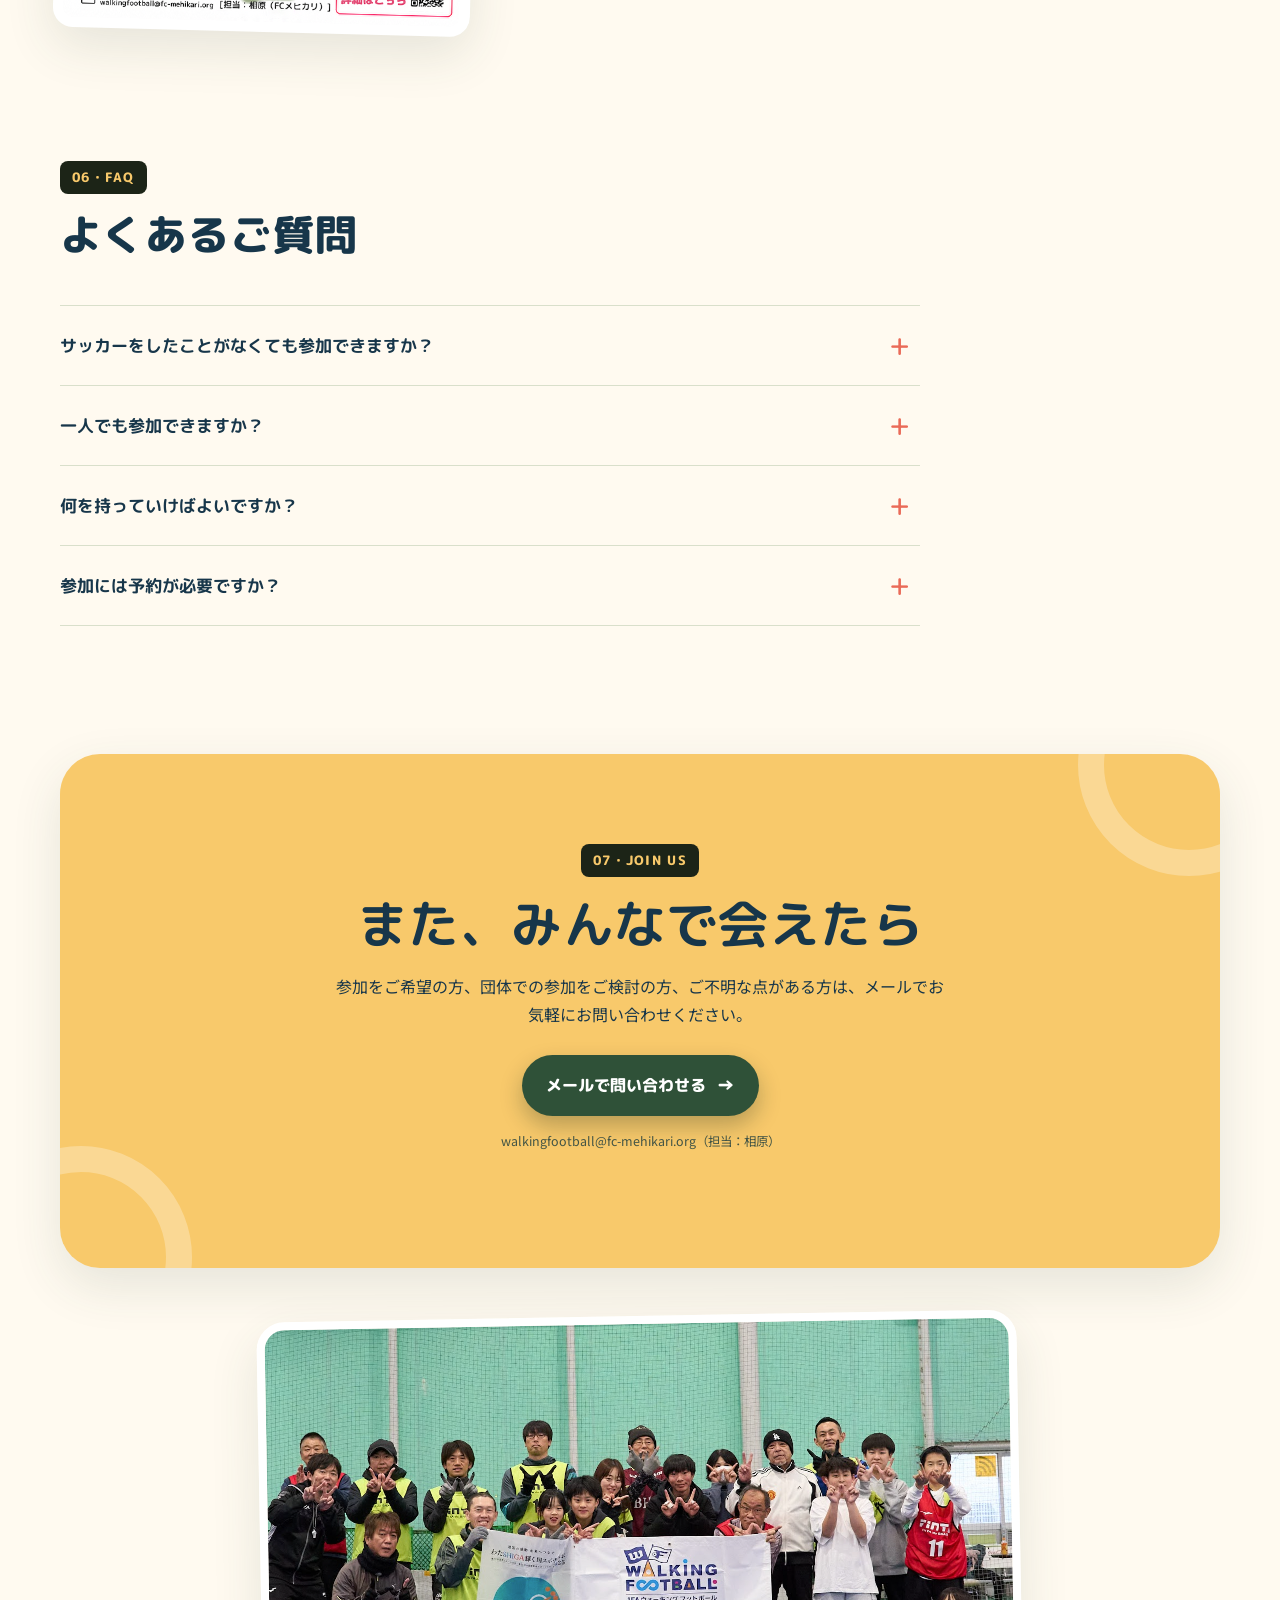
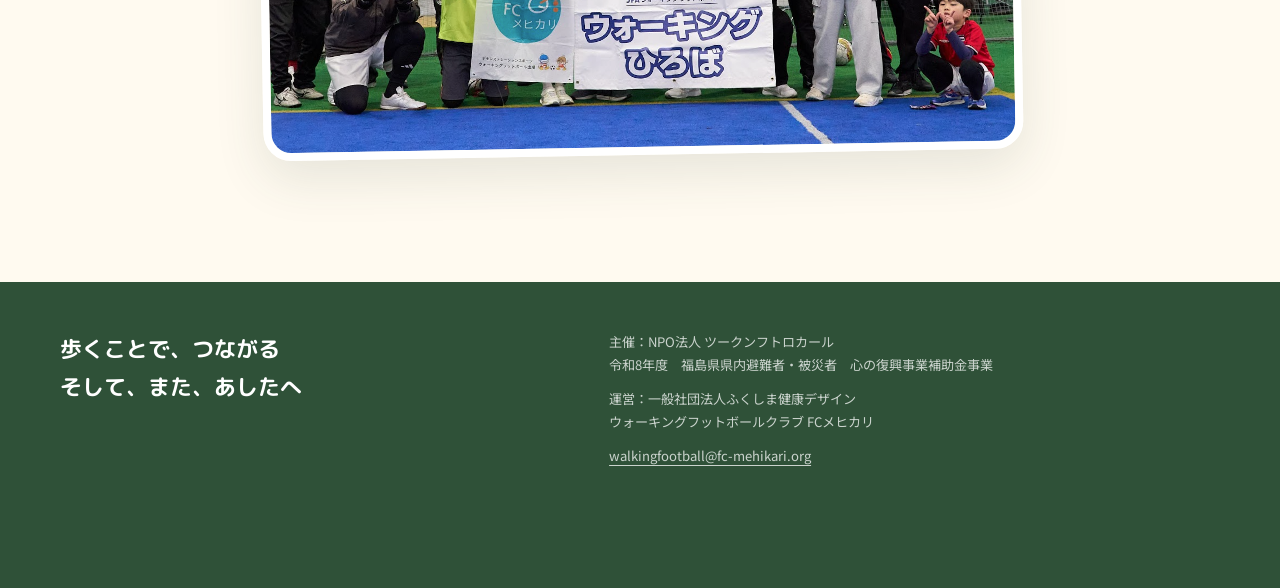
<file: events/tomioka/index.html>
<!doctype html>
<html lang="ja">
<head>
  <meta charset="utf-8">
  <!-- Google tag (gtag.js) -->
  <script async src="https://www.googletagmanager.com/gtag/js?id=G-ZJ914C4B0Y"></script>
  <script>
    window.dataLayer = window.dataLayer || [];
    function gtag(){dataLayer.push(arguments);}
    gtag('js', new Date());
    gtag('config', 'G-ZJ914C4B0Y');
  </script>
  <link rel="canonical" href="https://walking-football.fc-mehikari.org/events/tomioka/">
  <script src="../../analytics.js" defer></script>
  <meta name="viewport" content="width=device-width, initial-scale=1">
  <meta name="theme-color" content="#f8c96b">
  <title>避難者被災者 心の復興ウォーキングフットボールin富岡</title>
  <meta name="description" content="2026年11月23日（月・祝）14:00〜16:00（受付13:30〜）、富岡ふれあいドームで開催。歩くサッカーを通して、みんなで楽しくつながる交流イベントです。だれでも参加できます。要予約。">
  <meta property="og:title" content="避難者被災者 心の復興ウォーキングフットボールin富岡">
  <meta property="og:description" content="歩くから、だれでも楽しめる。2026年11月23日、富岡ふれあいドームで一緒に楽しみませんか">
  <meta property="og:url" content="https://walking-football.fc-mehikari.org/events/tomioka/">
  <meta property="og:image" content="https://walking-football.fc-mehikari.org/events/tomioka/assets/og-image.png">
  <meta property="og:type" content="website">
  <meta name="twitter:card" content="summary_large_image">
  <meta name="twitter:image" content="https://walking-football.fc-mehikari.org/events/tomioka/assets/og-image.png">
  <link rel="icon" href="/img/logo.png">
  <link rel="preconnect" href="https://fonts.googleapis.com">
  <link rel="preconnect" href="https://fonts.gstatic.com" crossorigin>
  <link href="https://fonts.googleapis.com/css2?family=M+PLUS+Rounded+1c:wght@500;700;800;900&family=Noto+Sans+JP:wght@400;500;700&display=swap" rel="stylesheet">
  <style>
    :root {
      --cream:#fffaf0;--paper:#fff;--honey:#f8c96b;--honey-deep:#f3b34f;--honey-soft:#fde9b9;
      --leaf:#698857;--leaf-dark:#2f5138;--leaf-pale:#e9f0dc;--navy:#17364a;--ink:#1c2417;
      --coral:#ea6b58;--pink:#f7b4b5;--line:#d9dfcb;--muted:#5d685f;
      --shadow:0 18px 50px rgba(50,77,55,.12);--radius-lg:40px;--radius-md:26px;
      --font-heading:"M PLUS Rounded 1c","Noto Sans JP",sans-serif;
      --font-body:"Noto Sans JP",system-ui,sans-serif;--wrap:min(1160px,calc(100% - 40px));
    }
    *{box-sizing:border-box}html{scroll-behavior:smooth}body{margin:0;overflow-x:hidden;background:var(--cream);color:var(--navy);font-family:var(--font-body);line-height:1.8;-webkit-font-smoothing:antialiased}
    body::before{content:"";position:fixed;inset:0;z-index:-1;pointer-events:none;opacity:.32;background-image:radial-gradient(rgba(53,91,66,.18) .7px,transparent .7px);background-size:20px 20px}
    img{display:block;max-width:100%}a{color:inherit}button,a{-webkit-tap-highlight-color:transparent}:focus-visible{outline:3px solid var(--coral);outline-offset:4px}
    h1,h2,h3,p{margin-top:0}h1,h2,h3{font-family:var(--font-heading);line-height:1.3;letter-spacing:.01em}
    .skip-link{position:fixed;left:16px;top:12px;z-index:100;transform:translateY(-150%);padding:10px 16px;border-radius:999px;background:var(--navy);color:#fff}.skip-link:focus{transform:translateY(0)}
    .site-header{position:sticky;top:0;z-index:30;background:rgba(255,250,240,.92);border-bottom:1px solid rgba(105,136,87,.16);backdrop-filter:blur(14px)}
    .site-header__inner{width:var(--wrap);min-height:72px;margin:0 auto;display:flex;align-items:center;justify-content:space-between;gap:20px}
    .brand{display:inline-flex;align-items:center;gap:10px;font-family:var(--font-heading);font-weight:800;text-decoration:none}.brand__mark{display:grid;place-items:center;width:36px;height:36px;border-radius:50%;background:var(--leaf-dark);color:#fff;font-size:17px}
    .header-program{flex:1;min-width:0;margin:0;text-align:center;font-size:13px;font-weight:700;line-height:1.5;color:var(--leaf-dark)}.header-program span{display:inline-block}
    .header-link{padding:10px 20px;border:0;border-radius:999px;background:var(--honey);color:var(--ink);font-weight:800;text-decoration:none;box-shadow:0 8px 18px rgba(243,179,79,.35);transition:transform .2s,box-shadow .2s}.header-link:hover{transform:translateY(-2px);box-shadow:0 12px 22px rgba(243,179,79,.42)}

    /* ===== Hero: full-bleed video + Carefree-style honey block (MoMoney layout, Carefree warmth) ===== */
    .hero{position:relative;width:100%;min-height:calc(100svh - 72px);overflow:hidden;background:var(--ink)}
    .hero__media{position:absolute;inset:0}
    .hero__video,.hero__media img{position:absolute;inset:0;width:100%;height:100%;object-fit:cover;object-position:center 35%}
    .hero__scrim{position:absolute;inset:0;background:linear-gradient(180deg,rgba(17,32,23,.05) 0%,rgba(17,32,23,.18) 45%,rgba(17,32,23,.72) 100%)}
    .hero__inner{position:relative;z-index:1;display:flex;min-height:calc(100svh - 72px);align-items:flex-end;padding:clamp(20px,4vw,56px)}
    .hero__block{max-width:min(640px,88vw);padding:clamp(26px,3.4vw,46px);border-radius:var(--radius-lg);background:var(--honey);box-shadow:0 30px 70px rgba(10,18,12,.35);transform:rotate(-1deg)}
    .eyebrow{display:inline-flex;align-items:center;gap:8px;margin-bottom:14px;padding:8px 14px;border-radius:999px;background:rgba(255,255,255,.7);color:var(--leaf-dark);font-size:.86rem;font-weight:800}.eyebrow::before{content:"";width:9px;height:9px;border-radius:50%;background:var(--coral)}
    .hero__block h1{margin-bottom:16px;color:var(--ink);font-size:clamp(2rem,4.6vw,3.6rem);font-weight:900;line-height:1.22}
    .hero__block h1 .small{display:block;margin-bottom:6px;font-size:.4em;font-weight:800;color:var(--leaf-dark)}
    .hero__block h1 .accent{position:relative;display:inline-block;white-space:nowrap}.hero__block h1 .accent::after{content:"";position:absolute;left:-.05em;right:-.05em;bottom:.04em;height:.16em;z-index:0;border-radius:999px;background:var(--pink);transform:rotate(-1.4deg)}.hero__block h1 .accent>span{position:relative;z-index:1}
    .hero__lead{max-width:32rem;margin-bottom:22px;color:var(--ink);font-size:clamp(.98rem,1.4vw,1.1rem);font-weight:500}
    .button-row{display:flex;align-items:center;flex-wrap:wrap;gap:12px}
    .button{display:inline-flex;min-height:54px;align-items:center;justify-content:center;gap:10px;padding:13px 24px;border:0;border-radius:999px;background:var(--leaf-dark);color:#fff;box-shadow:0 10px 22px rgba(23,40,28,.28);font-family:var(--font-heading);font-weight:800;text-decoration:none;transition:transform .2s,box-shadow .2s,background .2s}.button:hover{transform:translateY(-3px);box-shadow:0 14px 26px rgba(23,40,28,.34);background:#264229}.button--light{background:#fff;color:var(--leaf-dark);box-shadow:none}.button--light:hover{background:var(--leaf-pale)}.button__arrow{font-size:1.2em;transition:transform .2s}.button:hover .button__arrow{transform:translateX(3px)}

    /* fact bar: MoMoney "as seen in" ticker, repurposed as quick facts */
    .fact-bar{width:100%;background:var(--leaf-dark);color:#fff}
    .fact-bar__inner{width:var(--wrap);margin:0 auto;display:flex;flex-wrap:wrap;align-items:center;justify-content:center;gap:0;padding:16px 0;list-style:none}
    .fact-bar__inner li{position:relative;padding:6px 20px;font-family:var(--font-heading);font-weight:800;font-size:.92rem;white-space:nowrap}
    .fact-bar__inner li:not(:last-child)::after{content:"・";position:absolute;right:-3px;top:50%;transform:translateY(-50%);color:var(--honey)}

    main{padding-bottom:110px}
    .section{padding:clamp(80px,10vw,140px) 0 0}.section__inner{width:var(--wrap);margin:0 auto}.section-heading{max-width:760px;margin-bottom:42px}
    .section-heading__label{display:inline-block;margin-bottom:14px;padding:5px 12px;border-radius:8px;background:var(--ink);color:var(--honey);font-family:var(--font-heading);font-size:.8rem;font-weight:800;letter-spacing:.1em}
    .section-heading h2{margin-bottom:16px;font-size:clamp(1.85rem,3.3vw,3.25rem);font-weight:800}.section-heading p{max-width:40rem;margin-bottom:0;color:var(--muted)}
    .highlight{display:inline;padding:.02em .28em;border-radius:8px;background:var(--honey);box-decoration-break:clone;-webkit-box-decoration-break:clone}

    .welcome-grid{display:grid;grid-template-columns:repeat(3,1fr);gap:20px}.welcome-card{padding:clamp(24px,3vw,38px);border:1px solid rgba(105,136,87,.22);border-radius:var(--radius-md);background:rgba(255,255,255,.78);box-shadow:0 10px 30px rgba(53,91,66,.06)}.welcome-card:nth-child(2){background:var(--leaf-pale)}.welcome-card:nth-child(3){background:#fff0e9}.welcome-card__icon{display:grid;width:58px;height:58px;margin-bottom:20px;place-items:center;border-radius:20px;background:var(--honey-soft);font-size:1.6rem}.welcome-card h3{margin-bottom:10px;font-size:1.25rem}.welcome-card p{margin:0;color:var(--muted);font-size:.95rem}

    .story{display:grid;grid-template-columns:1.06fr .94fr;align-items:center;gap:clamp(34px,7vw,88px);padding:clamp(30px,5vw,64px);border-radius:var(--radius-lg);background:var(--leaf-pale)}.story__image-wrap{position:relative}.story__image{width:100%;aspect-ratio:1536/1024;object-fit:cover;border:8px solid #fff;border-radius:24px;box-shadow:var(--shadow);transform:rotate(-1.2deg)}.story__copy h2{font-size:clamp(1.85rem,3vw,3rem)}.story__copy p{color:var(--muted)}.handwritten{display:inline-block;margin:4px 0 22px;padding-bottom:3px;border-bottom:6px solid var(--pink);color:var(--leaf-dark);font-family:var(--font-heading);font-size:1.2rem;font-weight:800;transform:rotate(-1deg)}

    .event-panel{display:grid;grid-template-columns:.8fr 1.2fr;overflow:hidden;border-radius:var(--radius-lg);background:var(--paper);box-shadow:var(--shadow)}.event-panel__title{padding:clamp(32px,5vw,64px);background:var(--leaf-dark);color:#fff}.event-panel__title .section-heading__label{background:var(--honey);color:var(--ink)}.event-panel__title h2{font-size:clamp(2rem,3.5vw,3.6rem)}.event-panel__title p{margin:0;color:rgba(255,255,255,.78)}.event-details{margin:0;padding:clamp(26px,5vw,60px)}.event-details__row{display:grid;grid-template-columns:7rem 1fr;gap:18px;padding:20px 0;border-bottom:1px solid var(--line)}.event-details__row:first-child{padding-top:0}.event-details__row:last-child{padding-bottom:0;border-bottom:0}.event-details dt{color:var(--leaf);font-weight:700}.event-details dd{margin:0;font-weight:700}.event-details small{display:block;margin-top:4px;color:var(--muted);font-weight:400}.reservation-badge{display:inline-block;margin-left:8px;padding:3px 10px;border-radius:999px;background:var(--coral);color:#fff;font-size:.8rem}

    .schedule-grid{display:grid;grid-template-columns:1fr 1fr;gap:22px}.schedule-card{position:relative;padding:clamp(28px,4vw,44px);overflow:hidden;border-radius:var(--radius-md);background:var(--honey-soft)}.schedule-card:nth-child(2){background:var(--leaf-pale)}.schedule-card__time{display:inline-block;margin-bottom:14px;color:var(--coral);font-family:var(--font-heading);font-size:clamp(1.6rem,3vw,2.6rem);font-weight:800}.schedule-card h3{margin-bottom:10px;font-size:1.3rem}.schedule-card p{margin:0;color:var(--muted)}.schedule-card__number{position:absolute;right:22px;top:10px;color:rgba(23,54,74,.08);font-family:var(--font-heading);font-size:5rem;font-weight:800;line-height:1}

    .flyer-layout{display:grid;grid-template-columns:minmax(300px,.78fr) 1.22fr;align-items:center;gap:clamp(36px,7vw,90px)}.flyer-preview{overflow:hidden;border:10px solid #fff;border-radius:20px;background:#fff;box-shadow:var(--shadow);transform:rotate(1.5deg)}.flyer-preview img{width:100%;height:auto}.flyer-copy h2{font-size:clamp(1.8rem,3vw,3rem)}.flyer-copy p{color:var(--muted)}.text-link{display:inline-flex;align-items:center;gap:8px;color:var(--leaf-dark);font-weight:700;text-underline-offset:5px;text-decoration-thickness:2px}

    .faq-list{max-width:860px}.faq-item{border-top:1px solid var(--line)}.faq-item:last-child{border-bottom:1px solid var(--line)}.faq-item summary{position:relative;cursor:pointer;padding:24px 52px 24px 0;font-family:var(--font-heading);font-size:1.08rem;font-weight:700;list-style:none}.faq-item summary::-webkit-details-marker{display:none}.faq-item summary::after{content:"+";position:absolute;right:10px;top:50%;transform:translateY(-50%);color:var(--coral);font-size:1.8rem;font-weight:500}.faq-item[open] summary::after{content:"−"}.faq-item p{max-width:700px;margin:0;padding:0 52px 24px 0;color:var(--muted)}

    .final-cta{position:relative;overflow:hidden;padding:clamp(46px,8vw,90px) clamp(24px,6vw,74px);border-radius:var(--radius-lg);background:var(--honey);text-align:center;box-shadow:var(--shadow)}.final-cta::before,.final-cta::after{content:"";position:absolute;width:170px;height:170px;border:26px solid rgba(255,255,255,.28);border-radius:50%}.final-cta::before{left:-90px;bottom:-100px}.final-cta::after{right:-80px;top:-100px}.final-cta h2{position:relative;margin-bottom:14px;font-size:clamp(2rem,4vw,4rem)}.final-cta p{position:relative;max-width:620px;margin:0 auto 26px}.final-cta .button{position:relative}.contact-note{margin-top:14px!important;font-size:.78rem;color:#425445}
    .closing-photo{display:flex;justify-content:center;margin-top:48px}.closing-photo img{width:min(100%,760px);height:auto;border:8px solid #fff;border-radius:28px;box-shadow:var(--shadow);transform:rotate(-1deg)}

    footer{padding:48px 0 110px;background:var(--leaf-dark);color:#fff}.footer__inner{width:var(--wrap);display:grid;grid-template-columns:1fr 1.2fr;gap:40px;margin:0 auto}.footer__message{font-family:var(--font-heading);font-size:1.35rem;font-weight:700}.footer__details{color:rgba(255,255,255,.75);font-size:.82rem}.footer__details p{margin-bottom:10px}.footer__details a{text-underline-offset:4px}
    .mobile-cta{display:none;position:fixed;z-index:30;left:12px;right:12px;bottom:max(12px,env(safe-area-inset-bottom));min-height:58px;align-items:center;justify-content:center;border-radius:999px;background:var(--leaf-dark);color:#fff;box-shadow:0 12px 30px rgba(23,54,74,.3);font-family:var(--font-heading);font-weight:800;text-decoration:none}

    @media(max-width:920px){
      .hero{min-height:auto}.hero__inner{min-height:auto;align-items:stretch;padding:0;flex-direction:column}
      .hero__media{position:relative;inset:auto;aspect-ratio:16/9}
      .hero__video,.hero__media img{position:absolute}
      .hero__block{max-width:none;margin:-32px 16px 0;transform:none;border-radius:28px;position:relative;z-index:1}
      .fact-bar__inner{padding:14px 20px}
      .welcome-grid{grid-template-columns:1fr}.story,.event-panel,.flyer-layout{grid-template-columns:1fr}.flyer-preview{max-width:520px}
    }
    @media(max-width:640px){
      :root{--wrap:min(1160px,calc(100% - 28px));--radius-lg:28px}
      .site-header__inner{min-height:64px}.brand__mark{width:32px;height:32px}
      main{padding-bottom:86px}
      .header-link{display:none}
      .header-program{font-size:10px;line-height:1.4;text-align:right}
      .hero__block{padding:22px}
      .fact-bar__inner li{width:100%;text-align:center;padding:6px 0}.fact-bar__inner li:not(:last-child)::after{content:"";display:none}.fact-bar__inner li:not(:last-child){border-bottom:1px dashed rgba(255,255,255,.2)}
      .button-row{align-items:stretch;flex-direction:column}.button{width:100%}
      .section{padding-top:82px}.section-heading{margin-bottom:28px}.story{padding:20px}.event-panel__title,.event-details{padding:28px 22px}.event-details__row{grid-template-columns:1fr;gap:4px}.schedule-grid{grid-template-columns:1fr}.flyer-layout{grid-template-columns:1fr}.flyer-preview{width:min(88%,420px);margin:0 auto}.footer__inner{grid-template-columns:1fr;gap:18px}.mobile-cta{display:flex}
    }
    @media(prefers-reduced-motion:reduce){html{scroll-behavior:auto}*,*::before,*::after{transition-duration:.01ms!important}}
  </style>
</head>
<body>
  <a class="skip-link" href="#main">本文へ移動</a>
  <header class="site-header">
    <div class="site-header__inner">
      <a class="brand" href="/" aria-label="FCメヒカリ ホーム"><span class="brand__mark" aria-hidden="true">FC</span><span>FCメヒカリ</span></a>
      <p class="header-program"><span>令和8年度</span>　<span>福島県県内避難者・被災者</span>　<span>心の復興事業補助金事業</span></p>
      <a class="header-link" href="https://reserve.fc-mehikari.org/reserve/tomioka-hukko/ee1cdb50-9684-49dc-a1a2-bc5ec96e2c10" target="_blank" rel="noopener">参加を申し込む</a>
    </div>
  </header>
  <main id="main">
    <section class="hero" aria-labelledby="hero-title">
      <div class="hero__media">
        <video class="hero__video" id="hero-video" autoplay muted loop playsinline poster="assets/walking-football-main.png" aria-hidden="true">
          <source src="assets/goal.mp4" type="video/mp4">
        </video>
        <div class="hero__scrim" aria-hidden="true"></div>
      </div>
      <div class="hero__inner">
        <div class="hero__block">
          <p class="eyebrow">11月23日（月・祝） 富岡町で開催</p>
          <h1 id="hero-title"><span class="small">避難者被災者 心の復興</span>歩くことで、<br><span class="accent"><span>つながる</span></span></h1>
          <p class="hero__lead">勝ち負けよりも、みんなで過ごすいい時間を大切にするイベントです。富岡町内の方も、町外の避難先で暮らす方も、どうぞ気軽にご参加ください。</p>
          <div class="button-row">
            <a class="button" href="https://reserve.fc-mehikari.org/reserve/tomioka-hukko/ee1cdb50-9684-49dc-a1a2-bc5ec96e2c10" target="_blank" rel="noopener">参加を申し込む <span class="button__arrow" aria-hidden="true">→</span></a>
            <a class="button button--light" href="#details">開催概要を見る</a>
          </div>
        </div>
      </div>
    </section>
    <nav class="fact-bar" aria-label="開催概要（要点）">
      <ul class="fact-bar__inner">
        <li>2026年11月23日（月・祝）</li><li>14:00〜16:00（受付13:30〜）</li><li>富岡ふれあいドーム</li><li>おひとり500円</li><li>だれでも参加OK・要予約</li>
      </ul>
    </nav>
    <section class="section" aria-labelledby="welcome-title"><div class="section__inner">
      <div class="section-heading"><span class="section-heading__label">01・WELCOME</span><h2 id="welcome-title">はじめてでも、久しぶりでも、<span class="highlight">だいじょうぶ</span></h2><p>サッカー経験や体力に関係なく、それぞれのペースで楽しめます。富岡町内の方も、町外の避難先で暮らす方も、どうぞ気軽にご参加ください。</p></div>
      <div class="welcome-grid">
        <article class="welcome-card"><div class="welcome-card__icon" aria-hidden="true">🚶</div><h3>走らない</h3><p>コートの中は歩いてプレー。運動が久しぶりの方も無理なく参加できます。</p></article>
        <article class="welcome-card"><div class="welcome-card__icon" aria-hidden="true">🤝</div><h3>ぶつからない</h3><p>強い接触を避けながらプレーします。安心して一緒にボールを楽しめます。</p></article>
        <article class="welcome-card"><div class="welcome-card__icon" aria-hidden="true">☺</div><h3>だれでも</h3><p>経験や年齢を問わず、だれでも歓迎。見学や参加についても気軽にご相談ください。</p></article>
      </div>
    </div></section>
    <section class="section" aria-labelledby="story-title"><div class="section__inner story">
      <div class="story__image-wrap"><img class="story__image" src="assets/walking-football-main.png" alt="青いコートでウォーキングフットボールを楽しむ参加者" width="1536" height="1024" loading="lazy"></div>
      <div class="story__copy"><span class="section-heading__label">02・TOGETHER</span><h2 id="story-title">歩くことで、つながる</h2><span class="handwritten">みんなで、いい時間</span><p>同じコートでボールを追うと、自然と声をかけ合い、笑顔が生まれます。競技としての勝ち負けよりも、人と人が出会い、再会し、交流することを大切にします。</p><p>一人での参加も、ご家族やお知り合いとの参加も歓迎です。</p></div>
    </div></section>
    <section class="section" id="details" aria-labelledby="details-title"><div class="section__inner event-panel">
      <div class="event-panel__title"><span class="section-heading__label">03・EVENT INFO</span><h2 id="details-title">開催概要</h2><p>当日は運動できる服装でお越しください。ご不明な点は事前にお問い合わせいただけます。</p></div>
      <dl class="event-details">
        <div class="event-details__row"><dt>日時</dt><dd>2026年11月23日（月・祝）<br>14:00〜16:00（受付13:30〜）</dd></div>
        <div class="event-details__row"><dt>会場</dt><dd>富岡ふれあいドーム<small>〒979-1111 福島県双葉郡富岡町小浜481</small></dd></div>
        <div class="event-details__row"><dt>対象</dt><dd>だれでも！ <span class="reservation-badge">要予約</span><small>富岡町内にお住まいの方はもちろん、だれでも気軽にご参加ください</small></dd></div>
        <div class="event-details__row"><dt>参加費</dt><dd>おひとり500円<small>未就学児は無料です</small></dd></div>
        <div class="event-details__row"><dt>持ち物</dt><dd>運動できる服装・室内用シューズ</dd></div>
      </dl>
    </div></section>
    <section class="section" aria-labelledby="schedule-title"><div class="section__inner">
      <div class="section-heading"><span class="section-heading__label">04・PROGRAM</span><h2 id="schedule-title">当日のプログラム</h2><p>ボールを使って体を動かしたあとは、ゆっくりお話しできる交流の時間を設けています。</p></div>
      <div class="schedule-grid">
        <article class="schedule-card"><span class="schedule-card__number" aria-hidden="true">1</span><time class="schedule-card__time" datetime="2026-11-23T14:00">14:00〜15:30</time><h3>ウォーキングフットボール</h3><p>簡単なルール説明から始め、みんなで歩くサッカーを楽しみます。</p></article>
        <article class="schedule-card"><span class="schedule-card__number" aria-hidden="true">2</span><time class="schedule-card__time" datetime="2026-11-23T15:30">15:30〜16:00</time><h3>歓談・交流タイム</h3><p>プレーのあとはひと息ついて、参加した皆さんで交流します。</p></article>
      </div>
    </div></section>
    <section class="section" aria-labelledby="flyer-title"><div class="section__inner flyer-layout">
      <a class="flyer-preview" href="assets/心の復興.pdf" target="_blank" rel="noopener" aria-label="イベントチラシPDFを開く"><img src="assets/event-flyer.png" alt="避難者被災者 心の復興ウォーキングフットボールin富岡のイベントチラシ" width="595" height="842" loading="lazy"></a>
      <div class="flyer-copy"><span class="section-heading__label">05・FLYER</span><h2 id="flyer-title">チラシでもご確認いただけます</h2><p>ご家族やお知り合いへの共有にもお使いください。画像を選ぶと、PDF版のチラシが開きます。</p><a class="text-link" href="assets/心の復興.pdf" target="_blank" rel="noopener">チラシPDFを開く <span aria-hidden="true">↗</span></a></div>
    </div></section>
    <section class="section" aria-labelledby="faq-title"><div class="section__inner">
      <div class="section-heading"><span class="section-heading__label">06・FAQ</span><h2 id="faq-title">よくあるご質問</h2></div>
      <div class="faq-list">
        <details class="faq-item"><summary>サッカーをしたことがなくても参加できますか？</summary><p>はい。経験は問いません。最初にルールをご案内し、歩くペースで進めます。</p></details>
        <details class="faq-item"><summary>一人でも参加できますか？</summary><p>もちろんです。一人での参加も、ご家族・お知り合い・団体での参加も歓迎しています。</p></details>
        <details class="faq-item"><summary>何を持っていけばよいですか？</summary><p>運動できる服装と室内用シューズをご用意ください。</p></details>
        <details class="faq-item"><summary>参加には予約が必要ですか？</summary><p>はい、要予約です。ページ内の「参加を申し込む」ボタンから予約フォームにお進みください。</p></details>
      </div>
    </div></section>
    <section class="section" id="contact" aria-labelledby="contact-title"><div class="section__inner final-cta">
      <span class="section-heading__label">07・JOIN US</span><h2 id="contact-title">また、みんなで会えたら</h2><p>参加をご希望の方、団体での参加をご検討の方、ご不明な点がある方は、メールでお気軽にお問い合わせください。</p>
      <a class="button" href="mailto:walkingfootball@fc-mehikari.org?subject=富岡イベント参加について&amp;body=富岡イベントへの参加について問い合わせます%0A%0Aお名前：%0A参加人数：%0Aご連絡先：">メールで問い合わせる <span class="button__arrow" aria-hidden="true">→</span></a>
      <p class="contact-note">walkingfootball@fc-mehikari.org（担当：相原）</p>
    </div>
    <figure class="closing-photo"><img src="assets/walking-football-group.png" alt="ウォーキングフットボールを楽しんだ幅広い年代の参加者たちの集合写真" width="1362" height="775" loading="lazy"></figure>
    </section>
  </main>
  <footer><div class="footer__inner">
    <p class="footer__message">歩くことで、つながる<br>そして、また、あしたへ</p>
    <div class="footer__details"><p>主催：NPO法人 ツークンフトロカール<br>令和8年度　福島県県内避難者・被災者　心の復興事業補助金事業</p><p>運営：一般社団法人ふくしま健康デザイン<br>ウォーキングフットボールクラブ FCメヒカリ</p><p><a href="mailto:walkingfootball@fc-mehikari.org">walkingfootball@fc-mehikari.org</a></p></div>
  </div></footer>
  <a class="mobile-cta" href="https://reserve.fc-mehikari.org/reserve/tomioka-hukko/ee1cdb50-9684-49dc-a1a2-bc5ec96e2c10" target="_blank" rel="noopener">参加を申し込む</a>
  <script>
    (function(){
      var v=document.getElementById('hero-video');
      if(!v)return;
      var reduceMotion=window.matchMedia && window.matchMedia('(prefers-reduced-motion: reduce)').matches;
      var conn=navigator.connection||navigator.webkitConnection||navigator.mozConnection;
      var saveData=conn && (conn.saveData || /^(slow-2g|2g)$/.test(conn.effectiveType||''));
      if(reduceMotion || saveData){
        v.removeAttribute('autoplay');
        v.pause();
        v.removeAttribute('src');
        v.querySelectorAll('source').forEach(function(s){s.remove();});
        v.load();
      }
    })();
  </script>
</body>
</html>
</file>
